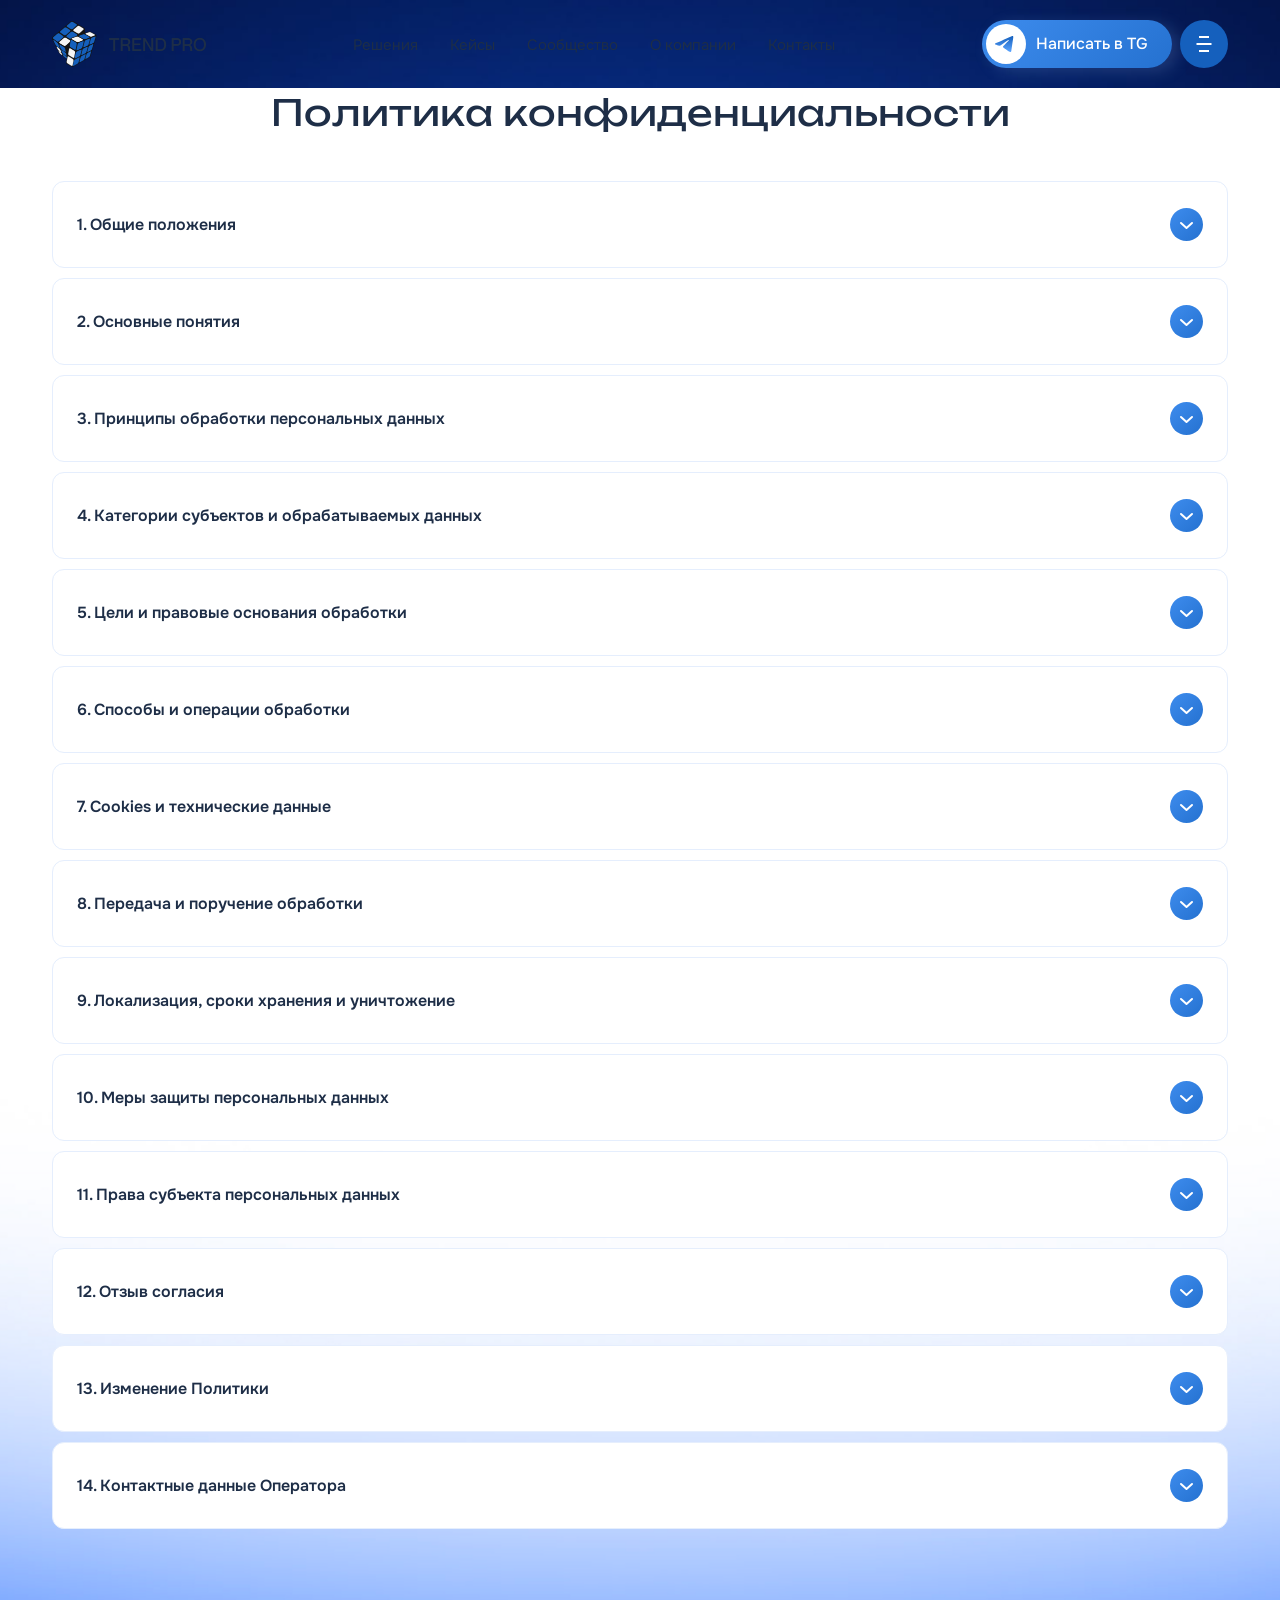
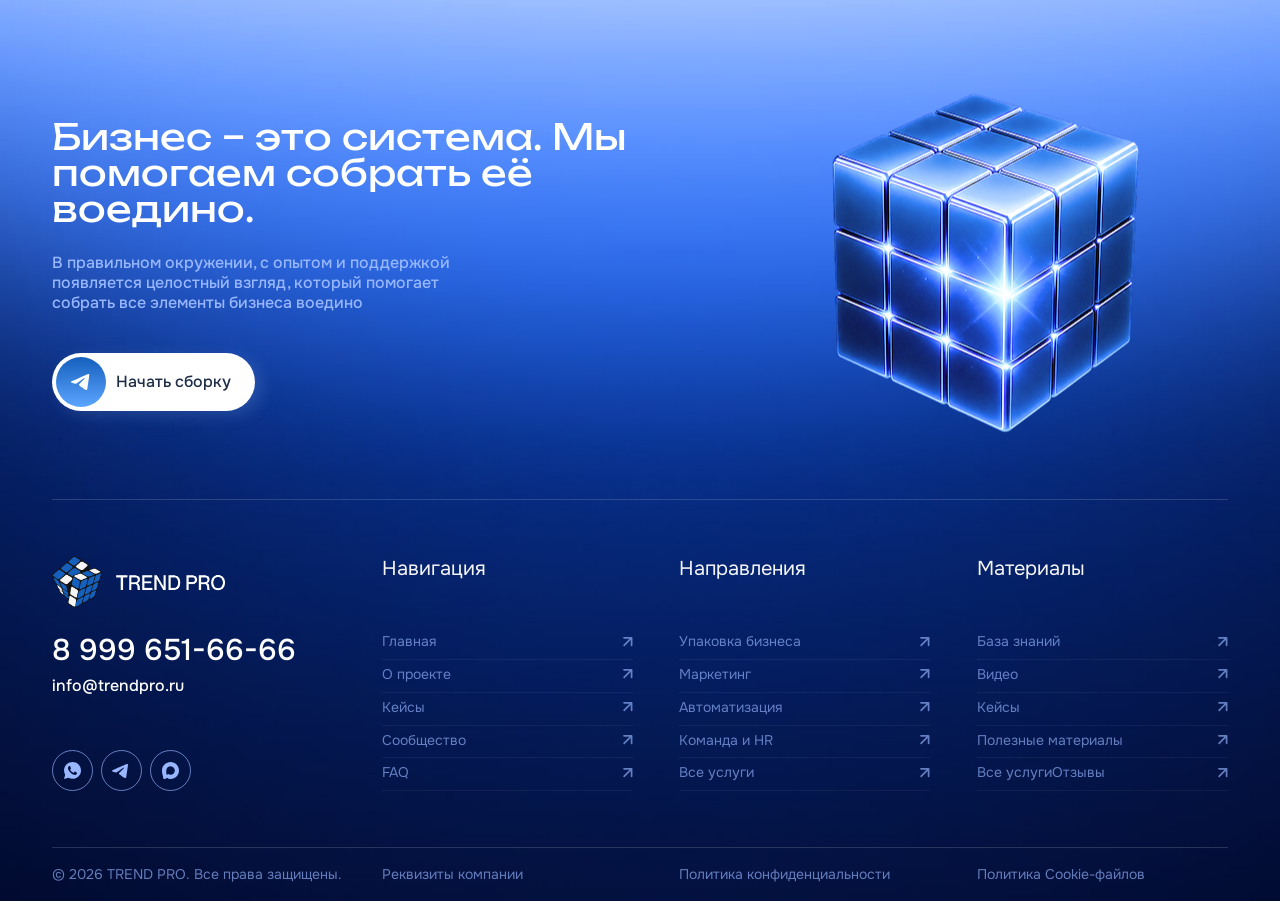
<file: policy.html>
<!doctype html>
<html lang="ru">
  <head>
    <meta charset="UTF-8" />
    <meta name="viewport" content="width=device-width, initial-scale=1.0" />
    <title>TREND PRO</title>
    <link rel="stylesheet" href="./src/style/reset.css" />
    <link rel="stylesheet" href="./src/style/general/style-general.css" />
    <link rel="stylesheet" href="./src/style/policy/style-policy.css" />
    <script defer src="./src/script/main.js"></script>
    <script defer src="./src/script/policy.js"></script>
  </head>
  <body>
    <header class="header">
      <div class="header__container container">
        <img class="header__logo" src="./src/assets/img/header_logo_dark.png" alt="" />

        <nav class="header__nav nav">
          <ul class="nav__list list">
            <li class="list__item">
              <a href="">Решения</a>
            </li>

            <li class="list__item">
              <a href="">Кейсы</a>
            </li>

            <li class="list__item">
              <a href="">Сообщество</a>
            </li>

            <li class="list__item">
              <a href="">О компании</a>
            </li>

            <li class="list__item">
              <a href="">Контакты</a>
            </li>
          </ul>
        </nav>

        <div class="header__actions">
          <a href="https://t.me/business_repin" target="_blank" class="secondary-button">
            <div class="icon">
              <svg
                width="22"
                height="22"
                viewBox="0 0 22 22"
                fill="none"
                xmlns="http://www.w3.org/2000/svg"
              >
                <path
                  d="M17.7344 3.14238C17.7556 3.1337 19.4154 2.46001 19.2764 4.13164C19.2296 4.82448 18.8564 7.24985 18.4824 9.87285L17.3135 17.6443C17.0178 19.8949 15.0754 18.8298 14.0879 18.0896C13.9008 17.9411 10.5817 15.7137 9.3662 14.6248C9.03903 14.3279 8.6653 13.7336 9.41307 13.0408C11.0958 11.4075 13.1058 9.37855 14.3213 8.0916C14.8821 7.49776 15.4435 6.11218 13.1064 7.79472L6.51463 12.4969C6.49465 12.5098 5.74759 12.9851 4.36424 12.5457C2.962 12.1002 1.32616 11.5066 1.32616 11.5066C1.31194 11.4971 0.216812 10.7593 2.12108 9.97246C4.97891 8.73606 15.3221 4.20005 17.7344 3.14238Z"
                  fill="url(#paint0_linear_576_1467)"
                />
                <defs>
                  <linearGradient
                    id="paint0_linear_576_1467"
                    x1="10.1423"
                    y1="3.00098"
                    x2="10.1423"
                    y2="19.0001"
                    gradientUnits="userSpaceOnUse"
                  >
                    <stop stop-color="#1560BD" />
                    <stop offset="1" stop-color="#5CA5FF" />
                  </linearGradient>
                </defs>
              </svg>
            </div>
            <span> Написать в TG</span>
          </a>

          <button class="header__burger">
            <span></span>
            <span></span>
            <span></span>
          </button>
        </div>
      </div>
    </header>

    <div class="main">
      <aside class="burger-menu">
        <div class="burger-menu__container">
          <div class="burger-menu__header">
            <img src="./src/assets/img/burger_logo.png" alt="" />

            <button class="burger-menu__close">
              <svg
                xmlns="http://www.w3.org/2000/svg"
                width="20"
                height="20"
                viewBox="0 0 20 20"
                fill="none"
              >
                <path
                  d="M15.8925 14.7141L14.714 15.8926L4.10742 5.28596L5.28593 4.10745L15.8925 14.7141Z"
                  fill="#ADADAD"
                />
                <path
                  d="M14.714 4.10745L15.8925 5.28596L5.28593 15.8926L4.10742 14.7141L14.714 4.10745Z"
                  fill="#ADADAD"
                />
              </svg>
            </button>
          </div>

          <div class="burger-menu__content">
            <ul>
              <li>
                <div class="accordion">
                  <button class="accordion__button">
                    <img src="./src/assets/img/burger_nav_1.svg" alt="" />
                    Навигация

                    <div class="icon">
                      <svg
                        xmlns="http://www.w3.org/2000/svg"
                        width="11"
                        height="7"
                        viewBox="0 0 11 7"
                        fill="none"
                      >
                        <path
                          d="M5.30326 4.12477L9.42809 0L10.6066 1.17851L5.30326 6.48185L0 1.17851L1.17851 0L5.30326 4.12477Z"
                          fill="#337DE8"
                        />
                      </svg>
                    </div>
                  </button>

                  <div class="accordion__content">
                    <nav>
                      <ul>
                        <li>
                          <a href="">Главная</a>
                        </li>

                        <li>
                          <a href="">О проекте</a>
                        </li>

                        <li>
                          <a href="">Кейсы</a>
                        </li>

                        <li>
                          <a href="">Сообщество</a>
                        </li>

                        <li>
                          <a href="#FAQ">FAQ</a>
                        </li>
                      </ul>
                    </nav>
                  </div>
                </div>
              </li>

              <li>
                <div class="accordion">
                  <button class="accordion__button">
                    <img src="./src/assets/img/burger_nav_2.svg" alt="" />
                    Направления

                    <div class="icon">
                      <svg
                        xmlns="http://www.w3.org/2000/svg"
                        width="11"
                        height="7"
                        viewBox="0 0 11 7"
                        fill="none"
                      >
                        <path
                          d="M5.30326 4.12477L9.42809 0L10.6066 1.17851L5.30326 6.48185L0 1.17851L1.17851 0L5.30326 4.12477Z"
                          fill="#337DE8"
                        />
                      </svg>
                    </div>
                  </button>

                  <div class="accordion__content">
                    <nav>
                      <ul>
                        <li>
                          <a href="">Упаковка бизнеса</a>
                        </li>

                        <li>
                          <a href="">Маркетинг</a>
                        </li>

                        <li>
                          <a href="">Кейсы</a>
                        </li>

                        <li>
                          <a href="">Автоматизация</a>
                        </li>

                        <li>
                          <a href="">Команда и HR</a>
                        </li>

                        <li>
                          <a href="">Все услуги</a>
                        </li>
                      </ul>
                    </nav>
                  </div>
                </div>
              </li>

              <li>
                <div class="accordion">
                  <button class="accordion__button">
                    <img src="./src/assets/img/burger_nav_3.svg" alt="" />
                    Материалы

                    <div class="icon">
                      <svg
                        xmlns="http://www.w3.org/2000/svg"
                        width="11"
                        height="7"
                        viewBox="0 0 11 7"
                        fill="none"
                      >
                        <path
                          d="M5.30326 4.12477L9.42809 0L10.6066 1.17851L5.30326 6.48185L0 1.17851L1.17851 0L5.30326 4.12477Z"
                          fill="#337DE8"
                        />
                      </svg>
                    </div>
                  </button>

                  <div class="accordion__content">
                    <nav>
                      <ul>
                        <li>
                          <a href="">База знаний</a>
                        </li>

                        <li>
                          <a href="#video">Видео</a>
                        </li>

                        <li>
                          <a href="">Кейсы</a>
                        </li>

                        <li>
                          <a href="">Полезные материалы</a>
                        </li>

                        <li>
                          <a href="">Отзывы</a>
                        </li>
                      </ul>
                    </nav>
                  </div>
                </div>
              </li>
            </ul>

            <a href="https://t.me/business_repin" target="_blank" class="secondary-button">
              <div class="icon">
                <svg
                  width="22"
                  height="22"
                  viewBox="0 0 22 22"
                  fill="none"
                  xmlns="http://www.w3.org/2000/svg"
                >
                  <path
                    d="M17.7344 3.14238C17.7556 3.1337 19.4154 2.46001 19.2764 4.13164C19.2296 4.82448 18.8564 7.24985 18.4824 9.87285L17.3135 17.6443C17.0178 19.8949 15.0754 18.8298 14.0879 18.0896C13.9008 17.9411 10.5817 15.7137 9.3662 14.6248C9.03903 14.3279 8.6653 13.7336 9.41307 13.0408C11.0958 11.4075 13.1058 9.37855 14.3213 8.0916C14.8821 7.49776 15.4435 6.11218 13.1064 7.79472L6.51463 12.4969C6.49465 12.5098 5.74759 12.9851 4.36424 12.5457C2.962 12.1002 1.32616 11.5066 1.32616 11.5066C1.31194 11.4971 0.216812 10.7593 2.12108 9.97246C4.97891 8.73606 15.3221 4.20005 17.7344 3.14238Z"
                    fill="url(#paint0_linear_576_1468)"
                  />
                  <defs>
                    <linearGradient
                      id="paint0_linear_576_1468"
                      x1="10.1423"
                      y1="3.00098"
                      x2="10.1423"
                      y2="19.0001"
                      gradientUnits="userSpaceOnUse"
                    >
                      <stop stop-color="#1560BD" />
                      <stop offset="1" stop-color="#5CA5FF" />
                    </linearGradient>
                  </defs>
                </svg>
              </div>

              <span> Написать в Telegram </span>
            </a>
          </div>
        </div>
      </aside>

      <aside class="burger-overlay"></aside>

      <aside class="breadcrumbs">
        <nav>
          <ol>
            <li><a href="index.html">Главная</a></li>
            <li><p>/</p></li>
            <li><p>Политика конфиденциальности</p></li>
          </ol>
        </nav>
      </aside>

      <section class="policy is-visible">
        <div class="policy__container container">
          <div class="policy__header section-header-anim">
            <h1>Политика конфиденциальности</h1>
          </div>

          <div class="policy__content">
            <ol>
              <li>
                <div class="accordion">
                  <button class="accordion__button">
                    1. Общие положения

                    <svg
                      width="33"
                      height="33"
                      viewBox="0 0 33 33"
                      fill="none"
                      xmlns="http://www.w3.org/2000/svg"
                    >
                      <circle cx="16.5" cy="16.5" r="16.5" fill="url(#paint0_linear_730_6382)" />
                      <path
                        d="M11 15L16.5 20L22 15"
                        stroke="white"
                        stroke-width="2"
                        stroke-linecap="round"
                        stroke-linejoin="round"
                      />
                      <defs>
                        <linearGradient
                          id="paint0_linear_730_6382"
                          x1="14.9886"
                          y1="-53.3303"
                          x2="87.7637"
                          y2="21.905"
                          gradientUnits="userSpaceOnUse"
                        >
                          <stop stop-color="#4C9CFF" />
                          <stop offset="1" stop-color="#1560BD" />
                        </linearGradient>
                      </defs>
                    </svg>
                  </button>

                  <div class="accordion__content">
                    <p>
                      Настоящая Политика конфиденциальности (далее — Политика) определяет порядок
                      обработки и защиты персональных данных индивидуальным предпринимателем Репиным
                      Александром Александровичем (далее — Оператор) при использовании сайта
                      https://trend-pro.ru/ (далее — Сайт). Политика разработана в соответствии
                      с Конституцией Российской Федерации, Федеральным законом от 27.07.2006 №
                      152-ФЗ «О персональных данных» и иными нормативными правовыми актами
                      Российской Федерации в области персональных данных.
                      <br /><br />
                      Политика действует в отношении информации, которую Оператор получает
                      при посещении Сайта, а также при обращении пользователя по опубликованному
                      на Сайте адресу электронной почты. На Сайте отсутствуют формы обратной связи,
                      регистрация, личный кабинет, прием платежей, подписка на рассылку
                      и инструменты веб-аналитики. Оператор не осуществляет сбор имени, телефона
                      или иных контактных данных через интерфейс Сайта.
                      <br /><br />
                      Если пользователь не согласен с условиями Политики, он должен прекратить
                      использование Сайта. Продолжение использования Сайта означает ознакомление
                      пользователя с Политикой, но само по себе не заменяет согласие на обработку
                      персональных данных в случаях, когда такое согласие требуется законом.
                    </p>
                  </div>
                </div>
              </li>

              <li>
                <div class="accordion">
                  <button class="accordion__button">
                    2. Основные понятия

                    <svg
                      width="33"
                      height="33"
                      viewBox="0 0 33 33"
                      fill="none"
                      xmlns="http://www.w3.org/2000/svg"
                    >
                      <circle cx="16.5" cy="16.5" r="16.5" fill="url(#paint0_linear_730_6382)" />
                      <path
                        d="M11 15L16.5 20L22 15"
                        stroke="white"
                        stroke-width="2"
                        stroke-linecap="round"
                        stroke-linejoin="round"
                      />
                      <defs>
                        <linearGradient
                          id="paint0_linear_730_6382"
                          x1="14.9886"
                          y1="-53.3303"
                          x2="87.7637"
                          y2="21.905"
                          gradientUnits="userSpaceOnUse"
                        >
                          <stop stop-color="#4C9CFF" />
                          <stop offset="1" stop-color="#1560BD" />
                        </linearGradient>
                      </defs>
                    </svg>
                  </button>

                  <div class="accordion__content">
                    <p>
                      Настоящая Политика конфиденциальности (далее — Политика) определяет порядок
                      обработки и защиты персональных данных индивидуальным предпринимателем Репиным
                      Александром Александровичем (далее — Оператор) при использовании сайта
                      https://trend-pro.ru/ (далее — Сайт). Политика разработана в соответствии
                      с Конституцией Российской Федерации, Федеральным законом от 27.07.2006 №
                      152-ФЗ «О персональных данных» и иными нормативными правовыми актами
                      Российской Федерации в области персональных данных.
                      <br /><br />
                      Политика действует в отношении информации, которую Оператор получает
                      при посещении Сайта, а также при обращении пользователя по опубликованному
                      на Сайте адресу электронной почты. На Сайте отсутствуют формы обратной связи,
                      регистрация, личный кабинет, прием платежей, подписка на рассылку
                      и инструменты веб-аналитики. Оператор не осуществляет сбор имени, телефона
                      или иных контактных данных через интерфейс Сайта.
                      <br /><br />
                      Если пользователь не согласен с условиями Политики, он должен прекратить
                      использование Сайта. Продолжение использования Сайта означает ознакомление
                      пользователя с Политикой, но само по себе не заменяет согласие на обработку
                      персональных данных в случаях, когда такое согласие требуется законом.
                    </p>
                  </div>
                </div>
              </li>

              <li>
                <div class="accordion">
                  <button class="accordion__button">
                    3. Принципы обработки персональных данных

                    <svg
                      width="33"
                      height="33"
                      viewBox="0 0 33 33"
                      fill="none"
                      xmlns="http://www.w3.org/2000/svg"
                    >
                      <circle cx="16.5" cy="16.5" r="16.5" fill="url(#paint0_linear_730_6382)" />
                      <path
                        d="M11 15L16.5 20L22 15"
                        stroke="white"
                        stroke-width="2"
                        stroke-linecap="round"
                        stroke-linejoin="round"
                      />
                      <defs>
                        <linearGradient
                          id="paint0_linear_730_6382"
                          x1="14.9886"
                          y1="-53.3303"
                          x2="87.7637"
                          y2="21.905"
                          gradientUnits="userSpaceOnUse"
                        >
                          <stop stop-color="#4C9CFF" />
                          <stop offset="1" stop-color="#1560BD" />
                        </linearGradient>
                      </defs>
                    </svg>
                  </button>

                  <div class="accordion__content">
                    <p>
                      Настоящая Политика конфиденциальности (далее — Политика) определяет порядок
                      обработки и защиты персональных данных индивидуальным предпринимателем Репиным
                      Александром Александровичем (далее — Оператор) при использовании сайта
                      https://trend-pro.ru/ (далее — Сайт). Политика разработана в соответствии
                      с Конституцией Российской Федерации, Федеральным законом от 27.07.2006 №
                      152-ФЗ «О персональных данных» и иными нормативными правовыми актами
                      Российской Федерации в области персональных данных.
                      <br /><br />
                      Политика действует в отношении информации, которую Оператор получает
                      при посещении Сайта, а также при обращении пользователя по опубликованному
                      на Сайте адресу электронной почты. На Сайте отсутствуют формы обратной связи,
                      регистрация, личный кабинет, прием платежей, подписка на рассылку
                      и инструменты веб-аналитики. Оператор не осуществляет сбор имени, телефона
                      или иных контактных данных через интерфейс Сайта.
                      <br /><br />
                      Если пользователь не согласен с условиями Политики, он должен прекратить
                      использование Сайта. Продолжение использования Сайта означает ознакомление
                      пользователя с Политикой, но само по себе не заменяет согласие на обработку
                      персональных данных в случаях, когда такое согласие требуется законом.
                    </p>
                  </div>
                </div>
              </li>

              <li>
                <div class="accordion">
                  <button class="accordion__button">
                    4. Категории субъектов и обрабатываемых данных

                    <svg
                      width="33"
                      height="33"
                      viewBox="0 0 33 33"
                      fill="none"
                      xmlns="http://www.w3.org/2000/svg"
                    >
                      <circle cx="16.5" cy="16.5" r="16.5" fill="url(#paint0_linear_730_6382)" />
                      <path
                        d="M11 15L16.5 20L22 15"
                        stroke="white"
                        stroke-width="2"
                        stroke-linecap="round"
                        stroke-linejoin="round"
                      />
                      <defs>
                        <linearGradient
                          id="paint0_linear_730_6382"
                          x1="14.9886"
                          y1="-53.3303"
                          x2="87.7637"
                          y2="21.905"
                          gradientUnits="userSpaceOnUse"
                        >
                          <stop stop-color="#4C9CFF" />
                          <stop offset="1" stop-color="#1560BD" />
                        </linearGradient>
                      </defs>
                    </svg>
                  </button>

                  <div class="accordion__content">
                    <p>
                      Настоящая Политика конфиденциальности (далее — Политика) определяет порядок
                      обработки и защиты персональных данных индивидуальным предпринимателем Репиным
                      Александром Александровичем (далее — Оператор) при использовании сайта
                      https://trend-pro.ru/ (далее — Сайт). Политика разработана в соответствии
                      с Конституцией Российской Федерации, Федеральным законом от 27.07.2006 №
                      152-ФЗ «О персональных данных» и иными нормативными правовыми актами
                      Российской Федерации в области персональных данных.
                      <br /><br />
                      Политика действует в отношении информации, которую Оператор получает
                      при посещении Сайта, а также при обращении пользователя по опубликованному
                      на Сайте адресу электронной почты. На Сайте отсутствуют формы обратной связи,
                      регистрация, личный кабинет, прием платежей, подписка на рассылку
                      и инструменты веб-аналитики. Оператор не осуществляет сбор имени, телефона
                      или иных контактных данных через интерфейс Сайта.
                      <br /><br />
                      Если пользователь не согласен с условиями Политики, он должен прекратить
                      использование Сайта. Продолжение использования Сайта означает ознакомление
                      пользователя с Политикой, но само по себе не заменяет согласие на обработку
                      персональных данных в случаях, когда такое согласие требуется законом.
                    </p>
                  </div>
                </div>
              </li>

              <li>
                <div class="accordion">
                  <button class="accordion__button">
                    5. Цели и правовые основания обработки

                    <svg
                      width="33"
                      height="33"
                      viewBox="0 0 33 33"
                      fill="none"
                      xmlns="http://www.w3.org/2000/svg"
                    >
                      <circle cx="16.5" cy="16.5" r="16.5" fill="url(#paint0_linear_730_6382)" />
                      <path
                        d="M11 15L16.5 20L22 15"
                        stroke="white"
                        stroke-width="2"
                        stroke-linecap="round"
                        stroke-linejoin="round"
                      />
                      <defs>
                        <linearGradient
                          id="paint0_linear_730_6382"
                          x1="14.9886"
                          y1="-53.3303"
                          x2="87.7637"
                          y2="21.905"
                          gradientUnits="userSpaceOnUse"
                        >
                          <stop stop-color="#4C9CFF" />
                          <stop offset="1" stop-color="#1560BD" />
                        </linearGradient>
                      </defs>
                    </svg>
                  </button>

                  <div class="accordion__content">
                    <p>
                      Настоящая Политика конфиденциальности (далее — Политика) определяет порядок
                      обработки и защиты персональных данных индивидуальным предпринимателем Репиным
                      Александром Александровичем (далее — Оператор) при использовании сайта
                      https://trend-pro.ru/ (далее — Сайт). Политика разработана в соответствии
                      с Конституцией Российской Федерации, Федеральным законом от 27.07.2006 №
                      152-ФЗ «О персональных данных» и иными нормативными правовыми актами
                      Российской Федерации в области персональных данных.
                      <br /><br />
                      Политика действует в отношении информации, которую Оператор получает
                      при посещении Сайта, а также при обращении пользователя по опубликованному
                      на Сайте адресу электронной почты. На Сайте отсутствуют формы обратной связи,
                      регистрация, личный кабинет, прием платежей, подписка на рассылку
                      и инструменты веб-аналитики. Оператор не осуществляет сбор имени, телефона
                      или иных контактных данных через интерфейс Сайта.
                      <br /><br />
                      Если пользователь не согласен с условиями Политики, он должен прекратить
                      использование Сайта. Продолжение использования Сайта означает ознакомление
                      пользователя с Политикой, но само по себе не заменяет согласие на обработку
                      персональных данных в случаях, когда такое согласие требуется законом.
                    </p>
                  </div>
                </div>
              </li>

              <li>
                <div class="accordion">
                  <button class="accordion__button">
                    6. Способы и операции обработки

                    <svg
                      width="33"
                      height="33"
                      viewBox="0 0 33 33"
                      fill="none"
                      xmlns="http://www.w3.org/2000/svg"
                    >
                      <circle cx="16.5" cy="16.5" r="16.5" fill="url(#paint0_linear_730_6382)" />
                      <path
                        d="M11 15L16.5 20L22 15"
                        stroke="white"
                        stroke-width="2"
                        stroke-linecap="round"
                        stroke-linejoin="round"
                      />
                      <defs>
                        <linearGradient
                          id="paint0_linear_730_6382"
                          x1="14.9886"
                          y1="-53.3303"
                          x2="87.7637"
                          y2="21.905"
                          gradientUnits="userSpaceOnUse"
                        >
                          <stop stop-color="#4C9CFF" />
                          <stop offset="1" stop-color="#1560BD" />
                        </linearGradient>
                      </defs>
                    </svg>
                  </button>

                  <div class="accordion__content">
                    <p>
                      Настоящая Политика конфиденциальности (далее — Политика) определяет порядок
                      обработки и защиты персональных данных индивидуальным предпринимателем Репиным
                      Александром Александровичем (далее — Оператор) при использовании сайта
                      https://trend-pro.ru/ (далее — Сайт). Политика разработана в соответствии
                      с Конституцией Российской Федерации, Федеральным законом от 27.07.2006 №
                      152-ФЗ «О персональных данных» и иными нормативными правовыми актами
                      Российской Федерации в области персональных данных.
                      <br /><br />
                      Политика действует в отношении информации, которую Оператор получает
                      при посещении Сайта, а также при обращении пользователя по опубликованному
                      на Сайте адресу электронной почты. На Сайте отсутствуют формы обратной связи,
                      регистрация, личный кабинет, прием платежей, подписка на рассылку
                      и инструменты веб-аналитики. Оператор не осуществляет сбор имени, телефона
                      или иных контактных данных через интерфейс Сайта.
                      <br /><br />
                      Если пользователь не согласен с условиями Политики, он должен прекратить
                      использование Сайта. Продолжение использования Сайта означает ознакомление
                      пользователя с Политикой, но само по себе не заменяет согласие на обработку
                      персональных данных в случаях, когда такое согласие требуется законом.
                    </p>
                  </div>
                </div>
              </li>

              <li>
                <div class="accordion">
                  <button class="accordion__button">
                    7. Cookies и технические данные

                    <svg
                      width="33"
                      height="33"
                      viewBox="0 0 33 33"
                      fill="none"
                      xmlns="http://www.w3.org/2000/svg"
                    >
                      <circle cx="16.5" cy="16.5" r="16.5" fill="url(#paint0_linear_730_6382)" />
                      <path
                        d="M11 15L16.5 20L22 15"
                        stroke="white"
                        stroke-width="2"
                        stroke-linecap="round"
                        stroke-linejoin="round"
                      />
                      <defs>
                        <linearGradient
                          id="paint0_linear_730_6382"
                          x1="14.9886"
                          y1="-53.3303"
                          x2="87.7637"
                          y2="21.905"
                          gradientUnits="userSpaceOnUse"
                        >
                          <stop stop-color="#4C9CFF" />
                          <stop offset="1" stop-color="#1560BD" />
                        </linearGradient>
                      </defs>
                    </svg>
                  </button>

                  <div class="accordion__content">
                    <p>
                      Настоящая Политика конфиденциальности (далее — Политика) определяет порядок
                      обработки и защиты персональных данных индивидуальным предпринимателем Репиным
                      Александром Александровичем (далее — Оператор) при использовании сайта
                      https://trend-pro.ru/ (далее — Сайт). Политика разработана в соответствии
                      с Конституцией Российской Федерации, Федеральным законом от 27.07.2006 №
                      152-ФЗ «О персональных данных» и иными нормативными правовыми актами
                      Российской Федерации в области персональных данных.
                      <br /><br />
                      Политика действует в отношении информации, которую Оператор получает
                      при посещении Сайта, а также при обращении пользователя по опубликованному
                      на Сайте адресу электронной почты. На Сайте отсутствуют формы обратной связи,
                      регистрация, личный кабинет, прием платежей, подписка на рассылку
                      и инструменты веб-аналитики. Оператор не осуществляет сбор имени, телефона
                      или иных контактных данных через интерфейс Сайта.
                      <br /><br />
                      Если пользователь не согласен с условиями Политики, он должен прекратить
                      использование Сайта. Продолжение использования Сайта означает ознакомление
                      пользователя с Политикой, но само по себе не заменяет согласие на обработку
                      персональных данных в случаях, когда такое согласие требуется законом.
                    </p>
                  </div>
                </div>
              </li>

              <li>
                <div class="accordion">
                  <button class="accordion__button">
                    8. Передача и поручение обработки

                    <svg
                      width="33"
                      height="33"
                      viewBox="0 0 33 33"
                      fill="none"
                      xmlns="http://www.w3.org/2000/svg"
                    >
                      <circle cx="16.5" cy="16.5" r="16.5" fill="url(#paint0_linear_730_6382)" />
                      <path
                        d="M11 15L16.5 20L22 15"
                        stroke="white"
                        stroke-width="2"
                        stroke-linecap="round"
                        stroke-linejoin="round"
                      />
                      <defs>
                        <linearGradient
                          id="paint0_linear_730_6382"
                          x1="14.9886"
                          y1="-53.3303"
                          x2="87.7637"
                          y2="21.905"
                          gradientUnits="userSpaceOnUse"
                        >
                          <stop stop-color="#4C9CFF" />
                          <stop offset="1" stop-color="#1560BD" />
                        </linearGradient>
                      </defs>
                    </svg>
                  </button>

                  <div class="accordion__content">
                    <p>
                      Настоящая Политика конфиденциальности (далее — Политика) определяет порядок
                      обработки и защиты персональных данных индивидуальным предпринимателем Репиным
                      Александром Александровичем (далее — Оператор) при использовании сайта
                      https://trend-pro.ru/ (далее — Сайт). Политика разработана в соответствии
                      с Конституцией Российской Федерации, Федеральным законом от 27.07.2006 №
                      152-ФЗ «О персональных данных» и иными нормативными правовыми актами
                      Российской Федерации в области персональных данных.
                      <br /><br />
                      Политика действует в отношении информации, которую Оператор получает
                      при посещении Сайта, а также при обращении пользователя по опубликованному
                      на Сайте адресу электронной почты. На Сайте отсутствуют формы обратной связи,
                      регистрация, личный кабинет, прием платежей, подписка на рассылку
                      и инструменты веб-аналитики. Оператор не осуществляет сбор имени, телефона
                      или иных контактных данных через интерфейс Сайта.
                      <br /><br />
                      Если пользователь не согласен с условиями Политики, он должен прекратить
                      использование Сайта. Продолжение использования Сайта означает ознакомление
                      пользователя с Политикой, но само по себе не заменяет согласие на обработку
                      персональных данных в случаях, когда такое согласие требуется законом.
                    </p>
                  </div>
                </div>
              </li>

              <li>
                <div class="accordion">
                  <button class="accordion__button">
                    9. Локализация, сроки хранения и уничтожение

                    <svg
                      width="33"
                      height="33"
                      viewBox="0 0 33 33"
                      fill="none"
                      xmlns="http://www.w3.org/2000/svg"
                    >
                      <circle cx="16.5" cy="16.5" r="16.5" fill="url(#paint0_linear_730_6382)" />
                      <path
                        d="M11 15L16.5 20L22 15"
                        stroke="white"
                        stroke-width="2"
                        stroke-linecap="round"
                        stroke-linejoin="round"
                      />
                      <defs>
                        <linearGradient
                          id="paint0_linear_730_6382"
                          x1="14.9886"
                          y1="-53.3303"
                          x2="87.7637"
                          y2="21.905"
                          gradientUnits="userSpaceOnUse"
                        >
                          <stop stop-color="#4C9CFF" />
                          <stop offset="1" stop-color="#1560BD" />
                        </linearGradient>
                      </defs>
                    </svg>
                  </button>

                  <div class="accordion__content">
                    <p>
                      Настоящая Политика конфиденциальности (далее — Политика) определяет порядок
                      обработки и защиты персональных данных индивидуальным предпринимателем Репиным
                      Александром Александровичем (далее — Оператор) при использовании сайта
                      https://trend-pro.ru/ (далее — Сайт). Политика разработана в соответствии
                      с Конституцией Российской Федерации, Федеральным законом от 27.07.2006 №
                      152-ФЗ «О персональных данных» и иными нормативными правовыми актами
                      Российской Федерации в области персональных данных.
                      <br /><br />
                      Политика действует в отношении информации, которую Оператор получает
                      при посещении Сайта, а также при обращении пользователя по опубликованному
                      на Сайте адресу электронной почты. На Сайте отсутствуют формы обратной связи,
                      регистрация, личный кабинет, прием платежей, подписка на рассылку
                      и инструменты веб-аналитики. Оператор не осуществляет сбор имени, телефона
                      или иных контактных данных через интерфейс Сайта.
                      <br /><br />
                      Если пользователь не согласен с условиями Политики, он должен прекратить
                      использование Сайта. Продолжение использования Сайта означает ознакомление
                      пользователя с Политикой, но само по себе не заменяет согласие на обработку
                      персональных данных в случаях, когда такое согласие требуется законом.
                    </p>
                  </div>
                </div>
              </li>

              <li>
                <div class="accordion">
                  <button class="accordion__button">
                    10. Меры защиты персональных данных

                    <svg
                      width="33"
                      height="33"
                      viewBox="0 0 33 33"
                      fill="none"
                      xmlns="http://www.w3.org/2000/svg"
                    >
                      <circle cx="16.5" cy="16.5" r="16.5" fill="url(#paint0_linear_730_6382)" />
                      <path
                        d="M11 15L16.5 20L22 15"
                        stroke="white"
                        stroke-width="2"
                        stroke-linecap="round"
                        stroke-linejoin="round"
                      />
                      <defs>
                        <linearGradient
                          id="paint0_linear_730_6382"
                          x1="14.9886"
                          y1="-53.3303"
                          x2="87.7637"
                          y2="21.905"
                          gradientUnits="userSpaceOnUse"
                        >
                          <stop stop-color="#4C9CFF" />
                          <stop offset="1" stop-color="#1560BD" />
                        </linearGradient>
                      </defs>
                    </svg>
                  </button>

                  <div class="accordion__content">
                    <p>
                      Настоящая Политика конфиденциальности (далее — Политика) определяет порядок
                      обработки и защиты персональных данных индивидуальным предпринимателем Репиным
                      Александром Александровичем (далее — Оператор) при использовании сайта
                      https://trend-pro.ru/ (далее — Сайт). Политика разработана в соответствии
                      с Конституцией Российской Федерации, Федеральным законом от 27.07.2006 №
                      152-ФЗ «О персональных данных» и иными нормативными правовыми актами
                      Российской Федерации в области персональных данных.
                      <br /><br />
                      Политика действует в отношении информации, которую Оператор получает
                      при посещении Сайта, а также при обращении пользователя по опубликованному
                      на Сайте адресу электронной почты. На Сайте отсутствуют формы обратной связи,
                      регистрация, личный кабинет, прием платежей, подписка на рассылку
                      и инструменты веб-аналитики. Оператор не осуществляет сбор имени, телефона
                      или иных контактных данных через интерфейс Сайта.
                      <br /><br />
                      Если пользователь не согласен с условиями Политики, он должен прекратить
                      использование Сайта. Продолжение использования Сайта означает ознакомление
                      пользователя с Политикой, но само по себе не заменяет согласие на обработку
                      персональных данных в случаях, когда такое согласие требуется законом.
                    </p>
                  </div>
                </div>
              </li>

              <li>
                <div class="accordion">
                  <button class="accordion__button">
                    11. Права субъекта персональных данных

                    <svg
                      width="33"
                      height="33"
                      viewBox="0 0 33 33"
                      fill="none"
                      xmlns="http://www.w3.org/2000/svg"
                    >
                      <circle cx="16.5" cy="16.5" r="16.5" fill="url(#paint0_linear_730_6382)" />
                      <path
                        d="M11 15L16.5 20L22 15"
                        stroke="white"
                        stroke-width="2"
                        stroke-linecap="round"
                        stroke-linejoin="round"
                      />
                      <defs>
                        <linearGradient
                          id="paint0_linear_730_6382"
                          x1="14.9886"
                          y1="-53.3303"
                          x2="87.7637"
                          y2="21.905"
                          gradientUnits="userSpaceOnUse"
                        >
                          <stop stop-color="#4C9CFF" />
                          <stop offset="1" stop-color="#1560BD" />
                        </linearGradient>
                      </defs>
                    </svg>
                  </button>

                  <div class="accordion__content">
                    <p>
                      Настоящая Политика конфиденциальности (далее — Политика) определяет порядок
                      обработки и защиты персональных данных индивидуальным предпринимателем Репиным
                      Александром Александровичем (далее — Оператор) при использовании сайта
                      https://trend-pro.ru/ (далее — Сайт). Политика разработана в соответствии
                      с Конституцией Российской Федерации, Федеральным законом от 27.07.2006 №
                      152-ФЗ «О персональных данных» и иными нормативными правовыми актами
                      Российской Федерации в области персональных данных.
                      <br /><br />
                      Политика действует в отношении информации, которую Оператор получает
                      при посещении Сайта, а также при обращении пользователя по опубликованному
                      на Сайте адресу электронной почты. На Сайте отсутствуют формы обратной связи,
                      регистрация, личный кабинет, прием платежей, подписка на рассылку
                      и инструменты веб-аналитики. Оператор не осуществляет сбор имени, телефона
                      или иных контактных данных через интерфейс Сайта.
                      <br /><br />
                      Если пользователь не согласен с условиями Политики, он должен прекратить
                      использование Сайта. Продолжение использования Сайта означает ознакомление
                      пользователя с Политикой, но само по себе не заменяет согласие на обработку
                      персональных данных в случаях, когда такое согласие требуется законом.
                    </p>
                  </div>
                </div>
              </li>

              <li>
                <div class="accordion">
                  <button class="accordion__button">
                    12. Отзыв согласия

                    <svg
                      width="33"
                      height="33"
                      viewBox="0 0 33 33"
                      fill="none"
                      xmlns="http://www.w3.org/2000/svg"
                    >
                      <circle cx="16.5" cy="16.5" r="16.5" fill="url(#paint0_linear_730_6382)" />
                      <path
                        d="M11 15L16.5 20L22 15"
                        stroke="white"
                        stroke-width="2"
                        stroke-linecap="round"
                        stroke-linejoin="round"
                      />
                      <defs>
                        <linearGradient
                          id="paint0_linear_730_6382"
                          x1="14.9886"
                          y1="-53.3303"
                          x2="87.7637"
                          y2="21.905"
                          gradientUnits="userSpaceOnUse"
                        >
                          <stop stop-color="#4C9CFF" />
                          <stop offset="1" stop-color="#1560BD" />
                        </linearGradient>
                      </defs>
                    </svg>
                  </button>

                  <div class="accordion__content">
                    <p>
                      Настоящая Политика конфиденциальности (далее — Политика) определяет порядок
                      обработки и защиты персональных данных индивидуальным предпринимателем Репиным
                      Александром Александровичем (далее — Оператор) при использовании сайта
                      https://trend-pro.ru/ (далее — Сайт). Политика разработана в соответствии
                      с Конституцией Российской Федерации, Федеральным законом от 27.07.2006 №
                      152-ФЗ «О персональных данных» и иными нормативными правовыми актами
                      Российской Федерации в области персональных данных.
                      <br /><br />
                      Политика действует в отношении информации, которую Оператор получает
                      при посещении Сайта, а также при обращении пользователя по опубликованному
                      на Сайте адресу электронной почты. На Сайте отсутствуют формы обратной связи,
                      регистрация, личный кабинет, прием платежей, подписка на рассылку
                      и инструменты веб-аналитики. Оператор не осуществляет сбор имени, телефона
                      или иных контактных данных через интерфейс Сайта.
                      <br /><br />
                      Если пользователь не согласен с условиями Политики, он должен прекратить
                      использование Сайта. Продолжение использования Сайта означает ознакомление
                      пользователя с Политикой, но само по себе не заменяет согласие на обработку
                      персональных данных в случаях, когда такое согласие требуется законом.
                    </p>
                  </div>
                </div>
              </li>

              <li>
                <div class="accordion">
                  <button class="accordion__button">
                    13. Изменение Политики

                    <svg
                      width="33"
                      height="33"
                      viewBox="0 0 33 33"
                      fill="none"
                      xmlns="http://www.w3.org/2000/svg"
                    >
                      <circle cx="16.5" cy="16.5" r="16.5" fill="url(#paint0_linear_730_6382)" />
                      <path
                        d="M11 15L16.5 20L22 15"
                        stroke="white"
                        stroke-width="2"
                        stroke-linecap="round"
                        stroke-linejoin="round"
                      />
                      <defs>
                        <linearGradient
                          id="paint0_linear_730_6382"
                          x1="14.9886"
                          y1="-53.3303"
                          x2="87.7637"
                          y2="21.905"
                          gradientUnits="userSpaceOnUse"
                        >
                          <stop stop-color="#4C9CFF" />
                          <stop offset="1" stop-color="#1560BD" />
                        </linearGradient>
                      </defs>
                    </svg>
                  </button>

                  <div class="accordion__content">
                    <p>
                      Настоящая Политика конфиденциальности (далее — Политика) определяет порядок
                      обработки и защиты персональных данных индивидуальным предпринимателем Репиным
                      Александром Александровичем (далее — Оператор) при использовании сайта
                      https://trend-pro.ru/ (далее — Сайт). Политика разработана в соответствии
                      с Конституцией Российской Федерации, Федеральным законом от 27.07.2006 №
                      152-ФЗ «О персональных данных» и иными нормативными правовыми актами
                      Российской Федерации в области персональных данных.
                      <br /><br />
                      Политика действует в отношении информации, которую Оператор получает
                      при посещении Сайта, а также при обращении пользователя по опубликованному
                      на Сайте адресу электронной почты. На Сайте отсутствуют формы обратной связи,
                      регистрация, личный кабинет, прием платежей, подписка на рассылку
                      и инструменты веб-аналитики. Оператор не осуществляет сбор имени, телефона
                      или иных контактных данных через интерфейс Сайта.
                      <br /><br />
                      Если пользователь не согласен с условиями Политики, он должен прекратить
                      использование Сайта. Продолжение использования Сайта означает ознакомление
                      пользователя с Политикой, но само по себе не заменяет согласие на обработку
                      персональных данных в случаях, когда такое согласие требуется законом.
                    </p>
                  </div>
                </div>
              </li>

              <li>
                <div class="accordion">
                  <button class="accordion__button">
                    14. Контактные данные Оператора

                    <svg
                      width="33"
                      height="33"
                      viewBox="0 0 33 33"
                      fill="none"
                      xmlns="http://www.w3.org/2000/svg"
                    >
                      <circle cx="16.5" cy="16.5" r="16.5" fill="url(#paint0_linear_730_6382)" />
                      <path
                        d="M11 15L16.5 20L22 15"
                        stroke="white"
                        stroke-width="2"
                        stroke-linecap="round"
                        stroke-linejoin="round"
                      />
                      <defs>
                        <linearGradient
                          id="paint0_linear_730_6382"
                          x1="14.9886"
                          y1="-53.3303"
                          x2="87.7637"
                          y2="21.905"
                          gradientUnits="userSpaceOnUse"
                        >
                          <stop stop-color="#4C9CFF" />
                          <stop offset="1" stop-color="#1560BD" />
                        </linearGradient>
                      </defs>
                    </svg>
                  </button>

                  <div class="accordion__content">
                    <p>
                      Настоящая Политика конфиденциальности (далее — Политика) определяет порядок
                      обработки и защиты персональных данных индивидуальным предпринимателем Репиным
                      Александром Александровичем (далее — Оператор) при использовании сайта
                      https://trend-pro.ru/ (далее — Сайт). Политика разработана в соответствии
                      с Конституцией Российской Федерации, Федеральным законом от 27.07.2006 №
                      152-ФЗ «О персональных данных» и иными нормативными правовыми актами
                      Российской Федерации в области персональных данных.
                      <br /><br />
                      Политика действует в отношении информации, которую Оператор получает
                      при посещении Сайта, а также при обращении пользователя по опубликованному
                      на Сайте адресу электронной почты. На Сайте отсутствуют формы обратной связи,
                      регистрация, личный кабинет, прием платежей, подписка на рассылку
                      и инструменты веб-аналитики. Оператор не осуществляет сбор имени, телефона
                      или иных контактных данных через интерфейс Сайта.
                      <br /><br />
                      Если пользователь не согласен с условиями Политики, он должен прекратить
                      использование Сайта. Продолжение использования Сайта означает ознакомление
                      пользователя с Политикой, но само по себе не заменяет согласие на обработку
                      персональных данных в случаях, когда такое согласие требуется законом.
                    </p>
                  </div>
                </div>
              </li>
            </ol>
          </div>
        </div>
      </section>

      <section class="final">
        <div class="final__container container">
          <h2>Бизнес – это система. Мы помогаем собрать её воедино.</h2>

          <p class="subtitle">
            В правильном окружении, с опытом и поддержкой появляется целостный взгляд, который
            помогает собрать все элементы бизнеса воедино
          </p>

          <a href="https://t.me/business_repin" target="_blank" class="primary-button">
            <div class="icon">
              <svg
                width="19"
                height="16"
                viewBox="0 0 19 16"
                fill="none"
                xmlns="http://www.w3.org/2000/svg"
              >
                <path
                  d="M16.7344 0.141402C16.7556 0.132721 18.4154 -0.540968 18.2764 1.13066C18.2296 1.8235 17.8564 4.24887 17.4824 6.87187L16.3135 14.6434C16.0178 16.8939 14.0754 15.8288 13.0879 15.0887C12.9008 14.9401 9.58166 12.7127 8.3662 11.6238C8.03903 11.3269 7.6653 10.7326 8.41307 10.0398C10.0958 8.40655 12.1058 6.37757 13.3213 5.09062C13.8821 4.49679 14.4435 3.11121 12.1064 4.79375L5.51463 9.49589C5.49465 9.50887 4.74759 9.98417 3.36424 9.54472C1.962 9.09925 0.326157 8.50566 0.326157 8.50566C0.311939 8.49617 -0.783188 7.7583 1.12108 6.97148C3.97891 5.73508 14.3221 1.19908 16.7344 0.141402Z"
                  fill="white"
                />
              </svg>
            </div>
            Начать сборку
          </a>

          <img src="./src/assets/img/final_bg.png" alt="" class="final__decor" />
        </div>
      </section>
    </div>

    <footer class="footer">
      <div class="footer__container container">
        <div class="footer__wrap footer__wrap-top">
          <div class="footer__info">
            <img src="./src/assets/img/header_logo.png" alt="" />

            <div class="footer__contacts">
              <a class="footer__phone" href="tel:+8 999 651-66-66">8 999 651-66-66</a>

              <a class="footer__mail" href="mailto:info@trendpro.ru">info@trendpro.ru</a>
            </div>

            <div class="footer__links">
              <a href="https://wa.me/79996516666" target="_blank">
                <svg
                  width="41"
                  height="41"
                  viewBox="0 0 41 41"
                  fill="none"
                  xmlns="http://www.w3.org/2000/svg"
                >
                  <circle cx="20.5" cy="20.5" r="20" stroke="#98B7FF" stroke-opacity="0.65" />
                  <path
                    d="M12.0713 20.4248C12.0748 12.9974 21.0869 9.17841 26.5322 14.4434L26.5215 14.4707C28.1185 16.0616 28.9971 18.1791 28.9971 20.4287C28.9942 26.8382 22.0846 30.8546 16.4863 27.8301L12 29L13.2012 24.6357C12.4605 23.3574 12.0714 21.9093 12.0713 20.4248ZM17.7891 16.0176C17.3624 15.9775 17.0503 15.984 16.7754 16.2939C15.5796 17.7186 15.8811 19.1882 16.9043 20.751C18.9157 23.6038 19.9878 24.1291 21.9473 24.8584C22.4761 25.0406 22.9583 25.0154 23.3398 24.9561C23.7652 24.883 24.6494 24.3767 24.834 23.8105C25.023 23.2443 25.0234 22.7744 24.9678 22.666C24.9129 22.5576 24.7672 22.4971 24.5449 22.3887L24.5391 22.4492C22.9094 21.5689 22.7388 21.4518 22.5283 21.7939C22.3823 22.0309 21.9563 22.5685 21.8281 22.7275C21.6986 22.8837 21.5695 22.8954 21.3496 22.7871C21.1271 22.6666 20.413 22.4138 19.5684 21.5947C18.9104 20.9562 18.4693 20.1726 18.3389 19.9316C18.122 19.5255 18.5758 19.4678 18.9893 18.6201C19.0633 18.4516 19.0255 18.3188 18.9707 18.1992C18.9151 18.0787 18.4724 16.8974 18.2871 16.4268C18.1093 15.9581 17.9261 16.0176 17.7891 16.0176Z"
                    fill="#98B7FF"
                  />
                </svg>
              </a>

              <a href="https://t.me/business_repin" target="_blank">
                <svg
                  width="41"
                  height="41"
                  viewBox="0 0 41 41"
                  fill="none"
                  xmlns="http://www.w3.org/2000/svg"
                >
                  <circle cx="20.5" cy="20.5" r="20" stroke="#98B7FF" stroke-opacity="0.65" />
                  <path
                    d="M25.6433 14.1237C25.6551 14.1189 27.115 13.5231 26.9929 14.9899C26.9519 15.5966 26.6248 17.7189 26.2976 20.0143L25.2751 26.8161C25.0165 28.786 23.3171 27.8535 22.4529 27.2057C22.2892 27.0757 19.3847 25.1266 18.321 24.1735C18.0347 23.9136 17.7075 23.3932 18.362 22.7868C19.8345 21.3572 21.5934 19.5811 22.657 18.4548C23.1477 17.9349 23.638 16.7228 21.5935 18.195L15.8259 22.3102C15.8259 22.3102 15.1712 22.7441 13.9441 22.3542C12.7169 21.9643 11.2849 21.444 11.2849 21.444C11.2615 21.4283 10.3247 20.7858 11.9812 20.1013C14.4826 19.0188 23.5325 15.0494 25.6433 14.1237Z"
                    fill="#98B7FF"
                  />
                </svg>
              </a>

              <a
                href="https://max.ru/u/f9LHodD0cOJHJCiKrhHA-ph4yg0BKjsCXtq_ia8BLffdFyu6p_vPGN87WPI"
                target="_blank"
              >
                <svg
                  width="41"
                  height="41"
                  viewBox="0 0 41 41"
                  fill="none"
                  xmlns="http://www.w3.org/2000/svg"
                >
                  <circle cx="20.5" cy="20.5" r="20" stroke="#98B7FF" stroke-opacity="0.65" />
                  <path
                    d="M20.6377 12.0029C25.3244 12.0029 28.9971 15.8225 28.9971 20.5264C29.0126 25.1573 25.2928 28.9265 20.6826 28.9512C19.0149 28.9512 18.2397 28.7068 16.8926 27.7285C16.0404 28.829 13.3424 29.6891 13.2246 28.2178C13.2246 27.1131 12.981 26.1792 12.7051 25.1602C12.3764 23.9049 12.003 22.5069 12.0029 20.4814C12.0029 15.6432 15.9552 12.0031 20.6377 12.0029ZM20.752 16.1846C18.4715 16.0664 16.6945 17.6524 16.3008 20.1387C15.9762 22.1971 16.552 24.7045 17.043 24.835C17.2784 24.8917 17.8711 24.4109 18.2402 24.04C18.8507 24.4636 19.5622 24.7178 20.3018 24.7773C22.6644 24.8913 24.683 23.0846 24.8418 20.7139C24.9342 18.3379 23.1151 16.3256 20.752 16.1895V16.1846Z"
                    fill="#98B7FF"
                  />
                </svg>
              </a>
            </div>
          </div>

          <nav class="footer__nav nav">
            <div class="accordion">
              <button class="accordion__button">
                Навигация
                <div class="icon">
                  <svg
                    xmlns="http://www.w3.org/2000/svg"
                    width="11"
                    height="7"
                    viewBox="0 0 11 7"
                    fill="none"
                  >
                    <path
                      d="M5.30326 4.12477L9.42809 0L10.6066 1.17851L5.30326 6.48185L0 1.17851L1.17851 0L5.30326 4.12477Z"
                      fill="#F5F5F5"
                    />
                  </svg>
                </div>
              </button>

              <div class="accordion__content">
                <ul class="nav__list list">
                  <li class="list__item">
                    <a href="">
                      Главная

                      <svg
                        width="10"
                        height="10"
                        viewBox="0 0 10 10"
                        fill="none"
                        xmlns="http://www.w3.org/2000/svg"
                      >
                        <path
                          d="M9.45059 0.84961C9.45059 0.380168 9.07003 -0.00039025 8.60059 -0.000390438L0.950586 -0.000390803C0.481144 -0.000390485 0.100586 0.380167 0.100586 0.849609C0.100586 1.31905 0.481144 1.69961 0.950586 1.69961L7.75059 1.69961L7.75059 8.49961C7.75059 8.96905 8.13114 9.34961 8.60059 9.34961C9.07003 9.34961 9.45059 8.96905 9.45059 8.49961L9.45059 0.84961ZM0.600586 8.84961L1.20163 9.45065L9.20163 1.45065L8.60059 0.84961L7.99955 0.248569L-0.000454833 8.24857L0.600586 8.84961Z"
                          fill="#98B7FF"
                          fill-opacity="0.65"
                        />
                      </svg>
                    </a>
                  </li>

                  <li class="list__item">
                    <a href="">
                      О проекте

                      <svg
                        width="10"
                        height="10"
                        viewBox="0 0 10 10"
                        fill="none"
                        xmlns="http://www.w3.org/2000/svg"
                      >
                        <path
                          d="M9.45059 0.84961C9.45059 0.380168 9.07003 -0.00039025 8.60059 -0.000390438L0.950586 -0.000390803C0.481144 -0.000390485 0.100586 0.380167 0.100586 0.849609C0.100586 1.31905 0.481144 1.69961 0.950586 1.69961L7.75059 1.69961L7.75059 8.49961C7.75059 8.96905 8.13114 9.34961 8.60059 9.34961C9.07003 9.34961 9.45059 8.96905 9.45059 8.49961L9.45059 0.84961ZM0.600586 8.84961L1.20163 9.45065L9.20163 1.45065L8.60059 0.84961L7.99955 0.248569L-0.000454833 8.24857L0.600586 8.84961Z"
                          fill="#98B7FF"
                          fill-opacity="0.65"
                        />
                      </svg>
                    </a>
                  </li>

                  <li class="list__item">
                    <a href="">
                      Кейсы
                      <svg
                        width="10"
                        height="10"
                        viewBox="0 0 10 10"
                        fill="none"
                        xmlns="http://www.w3.org/2000/svg"
                      >
                        <path
                          d="M9.45059 0.84961C9.45059 0.380168 9.07003 -0.00039025 8.60059 -0.000390438L0.950586 -0.000390803C0.481144 -0.000390485 0.100586 0.380167 0.100586 0.849609C0.100586 1.31905 0.481144 1.69961 0.950586 1.69961L7.75059 1.69961L7.75059 8.49961C7.75059 8.96905 8.13114 9.34961 8.60059 9.34961C9.07003 9.34961 9.45059 8.96905 9.45059 8.49961L9.45059 0.84961ZM0.600586 8.84961L1.20163 9.45065L9.20163 1.45065L8.60059 0.84961L7.99955 0.248569L-0.000454833 8.24857L0.600586 8.84961Z"
                          fill="#98B7FF"
                          fill-opacity="0.65"
                        />
                      </svg>
                    </a>
                  </li>

                  <li class="list__item">
                    <a href="">
                      Сообщество

                      <svg
                        width="10"
                        height="10"
                        viewBox="0 0 10 10"
                        fill="none"
                        xmlns="http://www.w3.org/2000/svg"
                      >
                        <path
                          d="M9.45059 0.84961C9.45059 0.380168 9.07003 -0.00039025 8.60059 -0.000390438L0.950586 -0.000390803C0.481144 -0.000390485 0.100586 0.380167 0.100586 0.849609C0.100586 1.31905 0.481144 1.69961 0.950586 1.69961L7.75059 1.69961L7.75059 8.49961C7.75059 8.96905 8.13114 9.34961 8.60059 9.34961C9.07003 9.34961 9.45059 8.96905 9.45059 8.49961L9.45059 0.84961ZM0.600586 8.84961L1.20163 9.45065L9.20163 1.45065L8.60059 0.84961L7.99955 0.248569L-0.000454833 8.24857L0.600586 8.84961Z"
                          fill="#98B7FF"
                          fill-opacity="0.65"
                        />
                      </svg>
                    </a>
                  </li>

                  <li class="list__item">
                    <a href="">
                      FAQ

                      <svg
                        width="10"
                        height="10"
                        viewBox="0 0 10 10"
                        fill="none"
                        xmlns="http://www.w3.org/2000/svg"
                      >
                        <path
                          d="M9.45059 0.84961C9.45059 0.380168 9.07003 -0.00039025 8.60059 -0.000390438L0.950586 -0.000390803C0.481144 -0.000390485 0.100586 0.380167 0.100586 0.849609C0.100586 1.31905 0.481144 1.69961 0.950586 1.69961L7.75059 1.69961L7.75059 8.49961C7.75059 8.96905 8.13114 9.34961 8.60059 9.34961C9.07003 9.34961 9.45059 8.96905 9.45059 8.49961L9.45059 0.84961ZM0.600586 8.84961L1.20163 9.45065L9.20163 1.45065L8.60059 0.84961L7.99955 0.248569L-0.000454833 8.24857L0.600586 8.84961Z"
                          fill="#98B7FF"
                          fill-opacity="0.65"
                        />
                      </svg>
                    </a>
                  </li>
                </ul>
              </div>
            </div>

            <div class="accordion">
              <button class="accordion__button">
                Направления
                <div class="icon">
                  <svg
                    xmlns="http://www.w3.org/2000/svg"
                    width="11"
                    height="7"
                    viewBox="0 0 11 7"
                    fill="none"
                  >
                    <path
                      d="M5.30326 4.12477L9.42809 0L10.6066 1.17851L5.30326 6.48185L0 1.17851L1.17851 0L5.30326 4.12477Z"
                      fill="#F5F5F5"
                    />
                  </svg>
                </div>
              </button>

              <div class="accordion__content">
                <ul class="nav__list list">
                  <li class="list__item">
                    <a href="">
                      Упаковка бизнеса

                      <svg
                        width="10"
                        height="10"
                        viewBox="0 0 10 10"
                        fill="none"
                        xmlns="http://www.w3.org/2000/svg"
                      >
                        <path
                          d="M9.45059 0.84961C9.45059 0.380168 9.07003 -0.00039025 8.60059 -0.000390438L0.950586 -0.000390803C0.481144 -0.000390485 0.100586 0.380167 0.100586 0.849609C0.100586 1.31905 0.481144 1.69961 0.950586 1.69961L7.75059 1.69961L7.75059 8.49961C7.75059 8.96905 8.13114 9.34961 8.60059 9.34961C9.07003 9.34961 9.45059 8.96905 9.45059 8.49961L9.45059 0.84961ZM0.600586 8.84961L1.20163 9.45065L9.20163 1.45065L8.60059 0.84961L7.99955 0.248569L-0.000454833 8.24857L0.600586 8.84961Z"
                          fill="#98B7FF"
                          fill-opacity="0.65"
                        />
                      </svg>
                    </a>
                  </li>

                  <li class="list__item">
                    <a href="">
                      Маркетинг

                      <svg
                        width="10"
                        height="10"
                        viewBox="0 0 10 10"
                        fill="none"
                        xmlns="http://www.w3.org/2000/svg"
                      >
                        <path
                          d="M9.45059 0.84961C9.45059 0.380168 9.07003 -0.00039025 8.60059 -0.000390438L0.950586 -0.000390803C0.481144 -0.000390485 0.100586 0.380167 0.100586 0.849609C0.100586 1.31905 0.481144 1.69961 0.950586 1.69961L7.75059 1.69961L7.75059 8.49961C7.75059 8.96905 8.13114 9.34961 8.60059 9.34961C9.07003 9.34961 9.45059 8.96905 9.45059 8.49961L9.45059 0.84961ZM0.600586 8.84961L1.20163 9.45065L9.20163 1.45065L8.60059 0.84961L7.99955 0.248569L-0.000454833 8.24857L0.600586 8.84961Z"
                          fill="#98B7FF"
                          fill-opacity="0.65"
                        />
                      </svg>
                    </a>
                  </li>

                  <li class="list__item">
                    <a href="">
                      Автоматизация
                      <svg
                        width="10"
                        height="10"
                        viewBox="0 0 10 10"
                        fill="none"
                        xmlns="http://www.w3.org/2000/svg"
                      >
                        <path
                          d="M9.45059 0.84961C9.45059 0.380168 9.07003 -0.00039025 8.60059 -0.000390438L0.950586 -0.000390803C0.481144 -0.000390485 0.100586 0.380167 0.100586 0.849609C0.100586 1.31905 0.481144 1.69961 0.950586 1.69961L7.75059 1.69961L7.75059 8.49961C7.75059 8.96905 8.13114 9.34961 8.60059 9.34961C9.07003 9.34961 9.45059 8.96905 9.45059 8.49961L9.45059 0.84961ZM0.600586 8.84961L1.20163 9.45065L9.20163 1.45065L8.60059 0.84961L7.99955 0.248569L-0.000454833 8.24857L0.600586 8.84961Z"
                          fill="#98B7FF"
                          fill-opacity="0.65"
                        />
                      </svg>
                    </a>
                  </li>

                  <li class="list__item">
                    <a href="">
                      Команда и HR

                      <svg
                        width="10"
                        height="10"
                        viewBox="0 0 10 10"
                        fill="none"
                        xmlns="http://www.w3.org/2000/svg"
                      >
                        <path
                          d="M9.45059 0.84961C9.45059 0.380168 9.07003 -0.00039025 8.60059 -0.000390438L0.950586 -0.000390803C0.481144 -0.000390485 0.100586 0.380167 0.100586 0.849609C0.100586 1.31905 0.481144 1.69961 0.950586 1.69961L7.75059 1.69961L7.75059 8.49961C7.75059 8.96905 8.13114 9.34961 8.60059 9.34961C9.07003 9.34961 9.45059 8.96905 9.45059 8.49961L9.45059 0.84961ZM0.600586 8.84961L1.20163 9.45065L9.20163 1.45065L8.60059 0.84961L7.99955 0.248569L-0.000454833 8.24857L0.600586 8.84961Z"
                          fill="#98B7FF"
                          fill-opacity="0.65"
                        />
                      </svg>
                    </a>
                  </li>

                  <li class="list__item">
                    <a href="">
                      Все услуги

                      <svg
                        width="10"
                        height="10"
                        viewBox="0 0 10 10"
                        fill="none"
                        xmlns="http://www.w3.org/2000/svg"
                      >
                        <path
                          d="M9.45059 0.84961C9.45059 0.380168 9.07003 -0.00039025 8.60059 -0.000390438L0.950586 -0.000390803C0.481144 -0.000390485 0.100586 0.380167 0.100586 0.849609C0.100586 1.31905 0.481144 1.69961 0.950586 1.69961L7.75059 1.69961L7.75059 8.49961C7.75059 8.96905 8.13114 9.34961 8.60059 9.34961C9.07003 9.34961 9.45059 8.96905 9.45059 8.49961L9.45059 0.84961ZM0.600586 8.84961L1.20163 9.45065L9.20163 1.45065L8.60059 0.84961L7.99955 0.248569L-0.000454833 8.24857L0.600586 8.84961Z"
                          fill="#98B7FF"
                          fill-opacity="0.65"
                        />
                      </svg>
                    </a>
                  </li>
                </ul>
              </div>
            </div>

            <div class="accordion">
              <button class="accordion__button">
                Материалы
                <div class="icon">
                  <svg
                    xmlns="http://www.w3.org/2000/svg"
                    width="11"
                    height="7"
                    viewBox="0 0 11 7"
                    fill="none"
                  >
                    <path
                      d="M5.30326 4.12477L9.42809 0L10.6066 1.17851L5.30326 6.48185L0 1.17851L1.17851 0L5.30326 4.12477Z"
                      fill="#F5F5F5"
                    />
                  </svg>
                </div>
              </button>

              <div class="accordion__content">
                <ul class="nav__list list">
                  <li class="list__item">
                    <a href="">
                      База знаний

                      <svg
                        width="10"
                        height="10"
                        viewBox="0 0 10 10"
                        fill="none"
                        xmlns="http://www.w3.org/2000/svg"
                      >
                        <path
                          d="M9.45059 0.84961C9.45059 0.380168 9.07003 -0.00039025 8.60059 -0.000390438L0.950586 -0.000390803C0.481144 -0.000390485 0.100586 0.380167 0.100586 0.849609C0.100586 1.31905 0.481144 1.69961 0.950586 1.69961L7.75059 1.69961L7.75059 8.49961C7.75059 8.96905 8.13114 9.34961 8.60059 9.34961C9.07003 9.34961 9.45059 8.96905 9.45059 8.49961L9.45059 0.84961ZM0.600586 8.84961L1.20163 9.45065L9.20163 1.45065L8.60059 0.84961L7.99955 0.248569L-0.000454833 8.24857L0.600586 8.84961Z"
                          fill="#98B7FF"
                          fill-opacity="0.65"
                        />
                      </svg>
                    </a>
                  </li>

                  <li class="list__item">
                    <a href="">
                      Видео

                      <svg
                        width="10"
                        height="10"
                        viewBox="0 0 10 10"
                        fill="none"
                        xmlns="http://www.w3.org/2000/svg"
                      >
                        <path
                          d="M9.45059 0.84961C9.45059 0.380168 9.07003 -0.00039025 8.60059 -0.000390438L0.950586 -0.000390803C0.481144 -0.000390485 0.100586 0.380167 0.100586 0.849609C0.100586 1.31905 0.481144 1.69961 0.950586 1.69961L7.75059 1.69961L7.75059 8.49961C7.75059 8.96905 8.13114 9.34961 8.60059 9.34961C9.07003 9.34961 9.45059 8.96905 9.45059 8.49961L9.45059 0.84961ZM0.600586 8.84961L1.20163 9.45065L9.20163 1.45065L8.60059 0.84961L7.99955 0.248569L-0.000454833 8.24857L0.600586 8.84961Z"
                          fill="#98B7FF"
                          fill-opacity="0.65"
                        />
                      </svg>
                    </a>
                  </li>

                  <li class="list__item">
                    <a href="">
                      Кейсы
                      <svg
                        width="10"
                        height="10"
                        viewBox="0 0 10 10"
                        fill="none"
                        xmlns="http://www.w3.org/2000/svg"
                      >
                        <path
                          d="M9.45059 0.84961C9.45059 0.380168 9.07003 -0.00039025 8.60059 -0.000390438L0.950586 -0.000390803C0.481144 -0.000390485 0.100586 0.380167 0.100586 0.849609C0.100586 1.31905 0.481144 1.69961 0.950586 1.69961L7.75059 1.69961L7.75059 8.49961C7.75059 8.96905 8.13114 9.34961 8.60059 9.34961C9.07003 9.34961 9.45059 8.96905 9.45059 8.49961L9.45059 0.84961ZM0.600586 8.84961L1.20163 9.45065L9.20163 1.45065L8.60059 0.84961L7.99955 0.248569L-0.000454833 8.24857L0.600586 8.84961Z"
                          fill="#98B7FF"
                          fill-opacity="0.65"
                        />
                      </svg>
                    </a>
                  </li>

                  <li class="list__item">
                    <a href="">
                      Полезные материалы

                      <svg
                        width="10"
                        height="10"
                        viewBox="0 0 10 10"
                        fill="none"
                        xmlns="http://www.w3.org/2000/svg"
                      >
                        <path
                          d="M9.45059 0.84961C9.45059 0.380168 9.07003 -0.00039025 8.60059 -0.000390438L0.950586 -0.000390803C0.481144 -0.000390485 0.100586 0.380167 0.100586 0.849609C0.100586 1.31905 0.481144 1.69961 0.950586 1.69961L7.75059 1.69961L7.75059 8.49961C7.75059 8.96905 8.13114 9.34961 8.60059 9.34961C9.07003 9.34961 9.45059 8.96905 9.45059 8.49961L9.45059 0.84961ZM0.600586 8.84961L1.20163 9.45065L9.20163 1.45065L8.60059 0.84961L7.99955 0.248569L-0.000454833 8.24857L0.600586 8.84961Z"
                          fill="#98B7FF"
                          fill-opacity="0.65"
                        />
                      </svg>
                    </a>
                  </li>

                  <li class="list__item">
                    <a href="">
                      Все услугиОтзывы

                      <svg
                        width="10"
                        height="10"
                        viewBox="0 0 10 10"
                        fill="none"
                        xmlns="http://www.w3.org/2000/svg"
                      >
                        <path
                          d="M9.45059 0.84961C9.45059 0.380168 9.07003 -0.00039025 8.60059 -0.000390438L0.950586 -0.000390803C0.481144 -0.000390485 0.100586 0.380167 0.100586 0.849609C0.100586 1.31905 0.481144 1.69961 0.950586 1.69961L7.75059 1.69961L7.75059 8.49961C7.75059 8.96905 8.13114 9.34961 8.60059 9.34961C9.07003 9.34961 9.45059 8.96905 9.45059 8.49961L9.45059 0.84961ZM0.600586 8.84961L1.20163 9.45065L9.20163 1.45065L8.60059 0.84961L7.99955 0.248569L-0.000454833 8.24857L0.600586 8.84961Z"
                          fill="#98B7FF"
                          fill-opacity="0.65"
                        />
                      </svg>
                    </a>
                  </li>
                </ul>
              </div>
            </div>
          </nav>
        </div>

        <div class="footer__wrap footer__wrap-bottom">
          <p>© 2026 TREND PRO. Все права защищены.</p>

          <a href="">Реквизиты компании</a>

          <a href="">Политика конфиденциальности</a>

          <a href="">Политика Cookie-файлов</a>
        </div>
      </div>
    </footer>
  </body>
</html>
</file>
<file: src/style/general/style-general.css>
@font-face {
  font-family: "Onest";
  src: local("Onest-Regular"), local("Onest Regular"), url("../../assets/fonts/Onest-Regular.woff2") format("woff2");
  font-weight: 400;
  font-style: normal;
}
@font-face {
  font-family: "Onest";
  src: local("Onest-Medium"), local("Onest Medium"), url("../../assets/fonts/Onest-Medium.woff2") format("woff2");
  font-weight: 500;
  font-style: normal;
}
@font-face {
  font-family: "Onest";
  src: local("Onest-SemiBold"), local("Onest SemiBold"), url("../../assets/fonts/Onest-SemiBold.woff2") format("woff2");
  font-weight: 600;
  font-style: normal;
}
@font-face {
  font-family: "Unbounded";
  src: local("Unbounded-Regular"), local("Unbounded-Regular"), url("../../assets/fonts/Unbounded-Regular.woff2") format("woff2");
  font-weight: 400;
  font-style: normal;
}
@font-face {
  font-family: "Unbounded";
  src: local("Unbounded-Medium"), local("Unbounded-Medium"), url("../../assets/fonts/Unbounded-Medium.woff2") format("woff2");
  font-weight: 500;
  font-style: normal;
}
@font-face {
  font-family: "Unbounded";
  src: local("Unbounded-SemiBold"), local("Unbounded-SemiBold"), url("../../assets/fonts/Unbounded-SemiBold.ttf") format("woff2");
  font-weight: 600;
  font-style: normal;
}
@font-face {
  font-family: "Unbounded";
  src: local("Unbounded-Bold"), local("Unbounded-Bold"), url("../../assets/fonts/Unbounded-Bold.woff2") format("woff2");
  font-weight: 700;
  font-style: normal;
}
:root {
  --fz-h1: 50px;
  --fz-h2: 40px;
  --fz-h3: 32px;
  --fz-h4: 24px;
  --fz-h5: 18px;
}

@media (max-width: 1400px) {
  :root {
    --fz-h1: 46px;
    --fz-h2: 36px;
    --fz-h3: 28px;
    --fz-h4: 20px;
    --fz-h5: 18px;
  }
}
@media (max-width: 1200px) {
  :root {
    --fz-h1: 36px;
    --fz-h2: 28px;
    --fz-h3: 28px;
    --fz-h4: 18px;
    --fz-h5: 16px;
  }
}
@media (max-width: 720px) {
  :root {
    --fz-h1: 26px;
    --fz-h2: 22px;
    --fz-h3: 22px;
    --fz-h4: 18px;
    --fz-h5: 16px;
  }
}
html {
  box-sizing: border-box;
  scroll-behavior: smooth;
}

*,
*::after,
*::before {
  box-sizing: inherit;
  font-family: "Onest", sans-serif;
}

img {
  max-width: 100%;
}

input::-webkit-outer-spin-button,
input::-webkit-inner-spin-button {
  -webkit-appearance: none;
  margin: 0;
}

/* Firefox */
input[type=number] {
  -moz-appearance: textfield;
}

body {
  min-width: 320px;
  font-family: "Onest", sans-serif;
  font-weight: 400;
  position: relative;
  margin: 0;
  background-image: url("../../assets/img/body_bg_top.png"), url("../../assets/img/body_bg_bottom.png");
  background-position: top center, bottom center;
  background-repeat: no-repeat, no-repeat;
  background-size: cover, cover;
  background-size: 100% 1370px, 100% 1610px;
}

.container {
  max-width: 1360px;
  margin: 0 auto;
}
@media (max-width: 1440px) {
  .container {
    margin: 0 40px;
  }
}
@media (max-width: 1400px) {
  .container {
    max-width: 1176px;
    margin: 0 auto !important;
  }
}
@media (max-width: 1200px) {
  .container {
    max-width: 960px;
    margin: 0 auto !important;
  }
}
@media (max-width: 1000px) {
  .container {
    max-width: 700px;
    margin: 0 auto !important;
  }
}
@media (max-width: 720px) {
  .container {
    margin: 0 15px !important;
  }
}

h1,
h2,
h3,
h4,
h5 {
  color: #1e2e47;
  font-family: "Unbounded", sans-serif;
  font-weight: 400;
  line-height: 100%;
}

h1 {
  font-size: var(--fz-h1);
}

h2 {
  font-size: var(--fz-h2);
  text-align: center;
}

h3 {
  font-size: var(--fz-h3);
}

h4 {
  font-size: var(--fz-h4);
  font-family: "Onest", sans-serif;
  font-weight: 500;
  line-height: 120%;
  letter-spacing: 0%;
}

h5 {
  font-size: var(--fz-h5);
  font-family: "Onest", sans-serif;
}

.subtitle {
  text-align: center;
  font-size: 16px;
  font-weight: 500;
  line-height: 125%;
  color: rgba(19, 50, 122, 0.5019607843);
  max-width: 620px;
}

.primary-button {
  background-color: #fff;
  padding: 4px 24px 4px 4px;
  display: inline-flex;
  align-items: center;
  gap: 10px;
  font-family: "Onest", sans-serif;
  font-weight: 500;
  font-size: 16px;
  line-height: 125%;
  color: #1e2e47;
  border-radius: 45px;
  box-shadow: 7px 4px 15.9px 0px rgba(159, 202, 255, 0.168627451);
  transition: background-color 0.3s ease-in-out, color 0.3s ease-in-out, box-shadow 0.3s ease-in-out;
}
.primary-button .icon {
  position: relative;
  background: linear-gradient(180deg, #1560bd 0%, #5ca5ff 100%);
  width: 50px;
  min-width: 50px;
  height: 50px;
  border-radius: 50%;
  overflow: hidden;
  display: flex;
  justify-content: center;
  align-items: center;
}
.primary-button .icon::before {
  content: "";
  position: absolute;
  inset: 0;
  background: #1560bd;
  opacity: 0;
  pointer-events: none;
  transition: opacity 0.3s ease-in-out;
}
.primary-button .icon svg {
  margin-left: -2px;
  position: relative;
  z-index: 1;
}
.primary-button .icon svg path {
  transition: fill 0.3s ease-in-out;
}
.primary-button:hover {
  box-shadow: 7px 4px 26.9px 0px #9fcaff;
}
.primary-button:hover .icon::before {
  opacity: 1;
}

.secondary-button {
  background-color: #fff;
  padding: 4px 24px 4px 4px;
  display: inline-flex;
  align-items: center;
  gap: 10px;
  font-family: "Onest", sans-serif;
  font-weight: 500;
  font-size: 16px;
  line-height: 125%;
  color: #1e2e47;
  border-radius: 45px;
  box-shadow: 7px 4px 15.9px 0px rgba(159, 202, 255, 0.168627451);
  transition: background-color 0.3s ease-in-out, color 0.3s ease-in-out, box-shadow 0.3s ease-in-out;
}
.secondary-button .icon {
  position: relative;
  background: linear-gradient(180deg, #1560bd 0%, #5ca5ff 100%);
  width: 50px;
  min-width: 50px;
  height: 50px;
  border-radius: 50%;
  overflow: hidden;
  display: flex;
  justify-content: center;
  align-items: center;
}
.secondary-button .icon::before {
  content: "";
  position: absolute;
  inset: 0;
  background: #1560bd;
  opacity: 0;
  pointer-events: none;
  transition: opacity 0.3s ease-in-out;
}
.secondary-button .icon svg {
  margin-left: -2px;
  position: relative;
  z-index: 1;
}
.secondary-button .icon svg path {
  transition: fill 0.3s ease-in-out;
}
.secondary-button:hover {
  box-shadow: 7px 4px 26.9px 0px #9fcaff;
}
.secondary-button:hover .icon::before {
  opacity: 1;
}
.secondary-button {
  position: relative;
  overflow: hidden;
  background: linear-gradient(135.95deg, #4c9cff -59.81%, #1560bd 164.51%);
  color: #ffffff;
}
.secondary-button::before {
  content: "";
  position: absolute;
  inset: 0;
  background: #1560bd;
  opacity: 0;
  pointer-events: none;
  transition: opacity 0.3s ease-in-out;
}
.secondary-button .icon {
  background: #ffffff;
}
.secondary-button .icon::before {
  display: none;
}
.secondary-button span {
  position: relative;
  z-index: 1;
}
.secondary-button:hover {
  box-shadow: 7px 4px 15.9px 0px rgba(159, 202, 255, 0.168627451);
  background-color: #1560bd;
}
.secondary-button:hover::before {
  opacity: 1;
}
.secondary-button:hover .icon svg path {
  fill: #1560bd;
}

.tab {
  display: flex;
  align-items: center;
  gap: 8px;
  color: #1e2e47;
  font-weight: 500;
  font-size: 14px;
  line-height: 100%;
  letter-spacing: 0%;
  border: 1px solid #e5eefd;
  padding: 14px 20px;
  border-radius: 12px;
  transition: background-color 0.3s ease-in-out;
}
.tab:hover {
  background-color: #e5eefd;
}
.tab svg linearGradient {
  display: none;
}
.tab .svg-active {
  display: none;
}
@media (max-width: 720px) {
  .tab {
    gap: 5px;
    font-size: 12px;
    padding: 16px 10px;
    justify-content: center;
    width: 100%;
    text-wrap: nowrap;
  }
  .tab svg {
    width: 12px;
    min-width: 12px;
    height: 12px;
  }
}
.tab--active {
  border: 1px solid #1560bd;
  background: #f4f6ff;
  color: #1560bd;
}
.tab--active svg linearGradient {
  display: block;
}
.tab--active .svg-base {
  display: none;
}
.tab--active .svg-active {
  display: block;
}

.section-header-anim h2,
.section-header-anim h1,
.section-header-anim .subtitle {
  opacity: 0;
  transform: translateY(20px);
}
.is-visible .section-header-anim h2,
.is-visible .section-header-anim h1 {
  animation: section-header-fade-up 600ms ease-out 0.1s forwards;
}
.is-visible .section-header-anim .subtitle {
  animation: section-header-fade-up 500ms ease-out 0.25s forwards;
}

.header {
  z-index: 1000;
  position: fixed;
  top: 0;
  left: 0;
  right: 0;
  background-image: url("../../assets/img/body_bg_top.png");
  background-position: top center;
  background-repeat: no-repeat;
  background-size: cover;
  background-size: 100% 1370px;
}
.header__container {
  display: flex;
  gap: 32px;
  justify-content: space-between;
  align-items: center;
  padding: 20px 0;
}
.header__container .header__logo {
  width: 154px;
  opacity: 0;
  animation: hero-fade-up 550ms ease-out forwards;
  animation-delay: 0ms;
}
.header__container .header__nav {
  opacity: 0;
  animation: hero-fade-up 550ms ease-out forwards;
  animation-delay: 50ms;
}
.header__container .header__nav .list {
  display: flex;
  gap: 32px;
}
.header__container .header__nav .list .list__item a {
  position: relative;
  color: #f5f5f5;
  font-size: 15px;
  font-weight: 400;
}
.header__container .header__nav .list .list__item a::after {
  content: "";
  position: absolute;
  height: 1px;
  bottom: 0;
  left: 0;
  right: 0;
  transform: scale(0);
  transform-origin: left bottom;
  background-color: #f5f5f5;
  transition: transform 0.3s ease-in-out;
}
.header__container .header__nav .list .list__item a:hover::after {
  transform: scale(1);
}
.header__container .header__actions {
  opacity: 0;
  animation: hero-fade-up 550ms ease-out forwards;
  animation-delay: 100ms;
  display: flex;
  gap: 8px;
}
.header__container .header__actions .secondary-button .icon {
  width: 40px;
  min-width: 40px;
  height: 40px;
}
.header__container .header__actions .header__burger {
  position: relative;
  width: 48px;
  height: 48px;
  border-radius: 50%;
  background: #1560bd;
}
.header__container .header__actions .header__burger span {
  position: absolute;
  height: 2px;
  background-color: #ffffff;
  transition: transform 0.3s ease-in-out;
}
.header__container .header__actions .header__burger span:nth-child(1) {
  top: 16px;
  width: 10px;
  left: 50%;
  transform: translateX(-50%);
}
.header__container .header__actions .header__burger span:nth-child(2) {
  width: 15px;
  top: 50%;
  left: 50%;
  transform: translate(-50%, -50%);
}
.header__container .header__actions .header__burger span:nth-child(3) {
  bottom: 16px;
  width: 10px;
  left: 50%;
  transform: translateX(-50%);
}
.header__container .header__actions .header__burger:hover span:nth-child(1), .header__container .header__actions .header__burger:hover span:nth-child(3) {
  transform: translateX(-25%);
}

.burger-menu {
  z-index: 10000;
  position: fixed;
  display: flex;
  justify-content: end;
  top: 0;
  right: 0;
  width: 375px;
  height: 100vh;
  transform: translateX(100%);
  transition: transform 0.3s ease-in-out;
}
.burger-menu__container {
  width: 100%;
  border-radius: 20px 0 0 20px;
  border: 1px solid rgba(173, 173, 173, 0.3803921569);
  background-color: #f5f5f5;
  padding: 30px;
  display: flex;
  gap: 38px;
  flex-direction: column;
  height: 100%;
}
.burger-menu__container .burger-menu__header {
  display: flex;
  justify-content: space-between;
  align-items: center;
  padding-right: 6px;
}
.burger-menu__container .burger-menu__header img {
  width: 155px;
}
.burger-menu__container .burger-menu__header button {
  width: 40px;
  height: 40px;
  display: flex;
  justify-content: center;
  align-items: center;
  border: 1px solid #d9d9d9;
  border-radius: 50%;
  transition: border-color 0.3s ease-in-out;
}
.burger-menu__container .burger-menu__header button svg path {
  transition: fill 0.3s ease-in-out;
}
.burger-menu__container .burger-menu__header button:hover {
  border-color: #1e2e47;
}
.burger-menu__container .burger-menu__header button:hover svg path {
  fill: #1e2e47;
}
.burger-menu__container .burger-menu__content {
  display: flex;
  flex-direction: column;
  height: 100%;
}
.burger-menu__container .burger-menu__content ul {
  display: flex;
  flex-direction: column;
  gap: 8px;
  list-style: none;
}
.burger-menu__container .burger-menu__content ul li .accordion__button {
  color: #1e2e47;
  font-size: 16px;
  font-style: normal;
  font-weight: 500;
  line-height: 120%;
  width: 100%;
  display: flex;
  gap: 8px;
  align-items: center;
  padding: 6px 6px 6px 16px;
  border-radius: 30px;
  background-color: rgba(255, 255, 255, 0.75);
  transition: color 0.3s ease-in-out, background-color 0.3s ease-in-out;
}
.burger-menu__container .burger-menu__content ul li .accordion__button .icon {
  margin-left: auto;
  width: 40px;
  height: 40px;
  display: flex;
  justify-content: center;
  align-items: center;
  border-radius: 50%;
  background-color: #fff;
  border: 1px solid #337de8;
  transition: background-color 0.3s ease-in-out, border-color 0.3s ease-in-out;
}
.burger-menu__container .burger-menu__content ul li .accordion__button svg {
  transition: transform 0.3s ease-in-out;
  width: 10px;
  height: 6px;
}
.burger-menu__container .burger-menu__content ul li .accordion__button svg path {
  transition: fill 0.3s ease-in-out;
}
.burger-menu__container .burger-menu__content ul li .accordion__button--active .icon {
  background-color: #337de8;
}
.burger-menu__container .burger-menu__content ul li .accordion__button--active svg {
  transform: rotate(180deg);
}
.burger-menu__container .burger-menu__content ul li .accordion__button--active svg path {
  fill: #fff;
}
.burger-menu__container .burger-menu__content ul li .accordion__button:hover {
  color: #337de8;
  background-color: rgba(255, 255, 255, 0.7490196078);
}
.burger-menu__container .burger-menu__content ul li .accordion__button:hover .icon {
  background-color: #337de8;
}
.burger-menu__container .burger-menu__content ul li .accordion__button:hover svg path {
  fill: #fff;
}
.burger-menu__container .burger-menu__content ul li .accordion__content {
  height: 0px;
  overflow: hidden;
  transition: height 0.3s ease-in-out, padding-top 0.3s ease-in-out;
}
.burger-menu__container .burger-menu__content ul li .accordion__content nav {
  padding: 16px 32px;
}
.burger-menu__container .burger-menu__content ul li .accordion__content nav ul {
  display: flex;
  flex-direction: column;
  gap: 16px;
}
.burger-menu__container .burger-menu__content ul li .accordion__content nav ul li a {
  display: block;
  color: #1e2e47;
  font-size: 14px;
  font-style: normal;
  font-weight: 500;
  line-height: 120%;
  transition: color 0.3s ease-in-out;
  width: 100%;
}
.burger-menu__container .burger-menu__content ul li .accordion__content nav ul li a:hover {
  color: #1560bd;
}
.burger-menu__container .burger-menu__content .secondary-button {
  margin-top: auto;
}
.burger-menu__container .burger-menu__content .secondary-button span {
  width: 100%;
  text-align: center;
}

.burger-overlay {
  z-index: 9999;
  position: fixed;
  display: none;
  justify-content: end;
  top: 0;
  right: 0;
  width: 100vw;
  height: 100vh;
  background: rgba(0, 0, 0, 0.58);
  backdrop-filter: blur(8px);
}

.breadcrumbs {
  margin-top: 60px;
  margin-bottom: 24px;
  display: flex;
  justify-content: center;
}
.breadcrumbs nav ol {
  padding: 0;
  margin: 0;
  list-style: none;
  display: flex;
  align-items: center;
  gap: 5px;
}
.breadcrumbs nav ol li {
  display: flex;
  align-items: center;
}
.breadcrumbs nav ol li a,
.breadcrumbs nav ol li p {
  color: #1e2e47;
  font-size: 11px;
  font-style: normal;
  font-weight: 600;
  line-height: 120%;
  transition: color 0.3s ease-in-out;
}
.breadcrumbs nav ol li a {
  color: rgba(19, 50, 122, 0.5);
}
.breadcrumbs nav ol li a:hover {
  color: #1e2e47;
}

.cookie {
  z-index: 1000;
  position: fixed;
  right: 32px;
  bottom: 32px;
  width: 570px;
  border-radius: 16px;
  border: 1px solid #e5eefd;
  background: #fff;
  box-shadow: 0 12px 32px 0 rgba(19, 50, 122, 0.07);
}
.cookie__container {
  padding: 20px;
  display: flex;
  flex-direction: column;
  gap: 16px;
}
.cookie__container .cookie__content {
  display: flex;
  gap: 16px;
}
.cookie__container .cookie__content .cookie__wrap {
  display: flex;
  flex-direction: column;
  gap: 6px;
}
.cookie__container .cookie__content .cookie__wrap h5 {
  font-weight: 500;
}
.cookie__container .cookie__content .cookie__wrap p {
  color: rgba(19, 50, 122, 0.5);
  font-size: 14px;
  font-style: normal;
  line-height: 130%;
}
.cookie__container .cookie__content .cookie__wrap p a {
  color: #1560bd;
  text-decoration: underline;
}
.cookie__container .divider {
  width: 100%;
  height: 1px;
  background: #e5eefd;
}
.cookie__container .cookie__actions {
  display: flex;
  justify-content: end;
  gap: 8px;
}
.cookie__container .cookie__actions button {
  color: #1e2e47;
  font-size: 14px;
  font-style: normal;
  font-weight: 500;
  line-height: 120%;
  padding: 10px 16px;
  border-radius: 45px;
  border: 1px solid transparent;
  transition: color 0.3s ease-in-out, background 0.3s ease-in-out;
}
.cookie__container .cookie__actions button:nth-child(2) {
  border-color: #e5eefd;
}
.cookie__container .cookie__actions button:nth-child(2):hover {
  background-color: #1560bd;
  color: #ffffff;
}
.cookie__container .cookie__actions button:nth-child(3) {
  color: #fff;
  background: linear-gradient(136deg, #4c9cff -59.81%, #1560bd 164.51%);
  border-color: linear-gradient(136deg, #4c9cff -59.81%, #1560bd 164.51%);
}
.cookie__container .cookie__actions button:nth-child(3):hover {
  background: linear-gradient(136deg, #1560bd -59.81%, #1560bd 164.51%);
  color: #ffffff;
}

.popup {
  display: flex;
  z-index: 10000;
  justify-content: center;
  align-items: center;
  position: fixed;
  top: calc(50% - 240px);
  left: calc(50% - 450px);
  width: 900px;
  transform: scale(0);
  transition: transform 0.3s ease-in-out;
}
.popup__container {
  position: relative;
  width: 900px;
  background-color: #fff;
  border-radius: 24px;
  padding: 24px;
  display: flex;
  gap: 32px;
}
.popup__container video {
  width: 420px;
  background-color: #f9f9fb;
  border-radius: 12px;
}
.popup__container .popup__content {
  display: flex;
  flex-direction: column;
  align-items: start;
  gap: 24px;
  padding: 32px 0;
  padding-right: 26px;
}
.popup__container .popup__content h3 {
  color: #36383a;
  font-weight: 400;
  line-height: 100%;
  margin-bottom: auto;
}
.popup__container .popup__content p {
  color: rgba(54, 56, 58, 0.6);
  font-size: 16px;
  font-style: normal;
  font-weight: 500;
  line-height: 125%;
}
.popup__container .popup__close {
  position: absolute;
  top: 8px;
  right: 8px;
}
.popup__container .popup__close svg circle {
  transition: fill 0.3s ease-in-out;
}
.popup__container .popup__close:hover svg circle {
  fill: #e0e2eb;
}

.popup-overlay {
  z-index: 9999;
  position: fixed;
  display: none;
  justify-content: end;
  top: 0;
  right: 0;
  width: 100vw;
  height: 100vh;
  background: rgba(0, 0, 0, 0.58);
  backdrop-filter: blur(8px);
}

.footer__container .footer__wrap {
  display: grid;
  grid-template-columns: 283px 251px 251px 251px;
  gap: 32px;
  justify-content: space-between;
}
.footer__container .footer__wrap-top {
  padding: 56px 0;
  border-top: 1px solid rgba(255, 255, 255, 0.1490196078);
  border-bottom: 1px solid rgba(255, 255, 255, 0.1490196078);
}
.footer__container .footer__wrap-top .footer__info {
  display: flex;
  flex-direction: column;
  align-items: start;
  gap: 8px;
}
.footer__container .footer__wrap-top .footer__info img {
  width: 173px;
  margin-bottom: 16px;
}
.footer__container .footer__wrap-top .footer__info .footer__contacts {
  display: flex;
  flex-direction: column;
  align-items: start;
  gap: 8px;
}
.footer__container .footer__wrap-top .footer__info .footer__phone {
  color: #fdfdfd;
  font-size: 30px;
  font-weight: 500;
  line-height: 120%;
  letter-spacing: -1%;
  transition: color 0.3s ease-in-out;
}
.footer__container .footer__wrap-top .footer__info .footer__phone:hover {
  color: rgba(255, 255, 255, 0.8);
}
.footer__container .footer__wrap-top .footer__info .footer__mail {
  position: relative;
  color: #fdfdfd;
  font-size: 16px;
  font-weight: 500;
  line-height: 125%;
  letter-spacing: -1%;
  transition: color 0.3s ease-in-out;
}
.footer__container .footer__wrap-top .footer__info .footer__mail::after {
  content: "";
  transform: scale(0);
  position: absolute;
  left: 0;
  right: 0;
  bottom: 0;
  height: 1px;
  background-color: rgba(255, 255, 255, 0.8);
  transition: transform 0.3s ease-in-out;
}
.footer__container .footer__wrap-top .footer__info .footer__mail:hover {
  color: rgba(255, 255, 255, 0.8);
}
.footer__container .footer__wrap-top .footer__info .footer__mail:hover::after {
  transform: scale(1);
}
.footer__container .footer__wrap-top .footer__info .footer__links {
  margin-top: auto;
  display: flex;
  gap: 8px;
}
.footer__container .footer__wrap-top .footer__info .footer__links a {
  width: 41px;
  height: 41px;
  border-radius: 50%;
  transition: background-color 0.3s ease-in-out;
}
.footer__container .footer__wrap-top .footer__info .footer__links a svg {
  transition: background-color 0.3s ease-in-out;
}
.footer__container .footer__wrap-top .footer__info .footer__links a svg svg circle {
  transition: stroke 0.3s ease-in-out;
}
.footer__container .footer__wrap-top .footer__info .footer__links a svg svg path {
  transition: fill 0.3s ease-in-out;
}
.footer__container .footer__wrap-top .footer__info .footer__links a:hover {
  background-color: #ffffff;
}
.footer__container .footer__wrap-top .footer__info .footer__links a:hover svg circle {
  stroke: #ffffff;
}
.footer__container .footer__wrap-top .footer__info .footer__links a:hover svg path {
  fill: #06246d;
}
.footer__container .footer__wrap-top .nav {
  display: contents;
}
.footer__container .footer__wrap-top .nav h4 {
  margin-bottom: 16px;
  color: #f5f5f5;
  display: none;
}
.footer__container .footer__wrap-top .nav .accordion button {
  font-size: 20px;
  color: #f5f5f5;
  margin-bottom: 46px;
}
.footer__container .footer__wrap-top .nav .accordion button .icon {
  display: none;
  justify-content: center;
  align-items: center;
  width: 40px;
  min-width: 40px;
  height: 40px;
  border: 1px solid #fdfdfd;
  border-radius: 50%;
  transition: transform 0.3s ease-in-out;
}
.footer__container .footer__wrap-top .nav .accordion .accordion__button--active .icon {
  transform: rotate(180deg);
}
.footer__container .footer__wrap-top .nav .accordion .list__item a,
.footer__container .footer__wrap-top .nav .accordion .list__item button {
  width: 100%;
  padding: 6px 0 9px 0;
  border-bottom: 1px solid rgba(255, 255, 255, 0.0509803922);
  display: flex;
  justify-content: space-between;
  align-items: center;
  color: rgba(152, 183, 255, 0.6509803922);
  font-size: 14px;
  line-height: 120%;
  letter-spacing: 0%;
  transition: color 0.3s ease-in-out;
  margin: 0;
}
.footer__container .footer__wrap-top .nav .accordion .list__item a svg,
.footer__container .footer__wrap-top .nav .accordion .list__item button svg {
  transition: transform 0.3s ease-in-out;
}
.footer__container .footer__wrap-top .nav .accordion .list__item a svg path,
.footer__container .footer__wrap-top .nav .accordion .list__item button svg path {
  transition: fill 0.3s ease-in-out;
}
.footer__container .footer__wrap-top .nav .accordion .list__item a:hover,
.footer__container .footer__wrap-top .nav .accordion .list__item button:hover {
  color: #f5f5f5;
}
.footer__container .footer__wrap-top .nav .accordion .list__item a:hover svg,
.footer__container .footer__wrap-top .nav .accordion .list__item button:hover svg {
  transform: rotate(45deg);
}
.footer__container .footer__wrap-top .nav .accordion .list__item a:hover svg path,
.footer__container .footer__wrap-top .nav .accordion .list__item button:hover svg path {
  fill: #f5f5f5;
}
.footer__container .footer__wrap-top .nav .accordion-mobile {
  display: none;
}
.footer__container .footer__wrap-top .nav .accordion-desktop {
  display: block;
}
.footer__container .footer__wrap-bottom {
  padding: 18px 0;
}
.footer__container .footer__wrap-bottom p,
.footer__container .footer__wrap-bottom a {
  text-wrap: nowrap;
  color: rgba(152, 183, 255, 0.6509803922);
  font-size: 14px;
  line-height: 120%;
  letter-spacing: 0%;
  transition: color 0.3s ease-in-out;
}
.footer__container .footer__wrap-bottom a:hover {
  color: #f5f5f5;
}

.final {
  padding: 88px 0;
  overflow: hidden;
}
.final__container {
  position: relative;
}
.final__container h2 {
  max-width: 620px;
  text-align: start;
  color: #ffffff;
  margin-bottom: 24px;
}
.final__container .subtitle {
  max-width: 430px;
  text-align: start;
  color: #98b7ff;
  margin-bottom: 40px;
}
.final__container .final__decor {
  position: absolute;
  right: 0;
  top: 50%;
  transform: translateY(-50%);
}

@keyframes section-header-fade-up {
  from {
    opacity: 0;
    transform: translateY(20px);
  }
  to {
    opacity: 1;
    transform: translateY(0);
  }
}
@keyframes hero-fade-up {
  from {
    opacity: 0;
    transform: translateY(10px);
  }
  to {
    opacity: 1;
    transform: translateY(0);
  }
}
@keyframes hero-title-line {
  from {
    opacity: 0;
    transform: translateY(24px);
  }
  to {
    opacity: 1;
    transform: translateY(0);
  }
}
@keyframes hero-button-in {
  from {
    opacity: 0;
    transform: scale(0.97);
  }
  to {
    opacity: 1;
    transform: scale(1);
  }
}
@keyframes hero-cube {
  0% {
    opacity: 0;
    transform: translateY(20px) scale(0.94);
  }
  15% {
    opacity: 1;
    transform: translateY(-50%) scale(1);
  }
  20% {
    transform: translateY(-50%) scale(1);
  }
  65% {
    transform: translateY(calc(-50% - 6px)) scale(1);
  }
  100% {
    opacity: 1;
    transform: translateY(-50%) scale(1);
  }
}
@keyframes hero-card-in {
  from {
    opacity: 0;
    transform: translateY(calc(-50% + 12px)) scale(0.96);
  }
  to {
    opacity: 1;
    transform: translateY(-50%) scale(1);
  }
}
@keyframes tools-card-in {
  from {
    opacity: 0;
    transform: translateY(40px);
  }
  to {
    opacity: 1;
    transform: translateY(0);
  }
}
@keyframes questions-fade-up {
  from {
    opacity: 0;
    transform: translateY(20px);
  }
  to {
    opacity: 1;
    transform: translateY(0);
  }
}
@keyframes questions-photo-in {
  from {
    opacity: 0;
    transform: scale(0.98);
  }
  to {
    opacity: 1;
    transform: scale(1);
  }
}
@keyframes questions-card-in {
  from {
    opacity: 0;
    transform: translateY(20px);
  }
  to {
    opacity: 1;
    transform: translateY(0);
  }
}
@keyframes circle-float {
  0%, 100% {
    transform: translate(-50%, -50%);
  }
  25% {
    transform: translate(calc(-50% + var(--float-x1, 1px)), calc(-50% + var(--float-y1, -1px)));
  }
  50% {
    transform: translate(calc(-50% + var(--float-x2, -1px)), calc(-50% + var(--float-y2, 1px)));
  }
  75% {
    transform: translate(calc(-50% + var(--float-x3, 1px)), calc(-50% + var(--float-y3, 1px)));
  }
}
@keyframes center-appear {
  0% {
    opacity: 0;
    scale: 0.72;
  }
  70% {
    opacity: 1;
    scale: 1.035;
  }
  100% {
    opacity: 1;
    scale: 1;
  }
}
@keyframes circle-from-center {
  0% {
    left: 49.09%;
    top: 52.33%;
    opacity: 0;
    scale: 0.18;
  }
  18% {
    opacity: 0.72;
  }
  72% {
    opacity: 1;
    scale: 1.035;
  }
  100% {
    left: var(--x);
    top: var(--y);
    opacity: 1;
    scale: 1;
  }
}
@keyframes network-appear {
  0% {
    opacity: 0;
  }
  100% {
    opacity: 1;
  }
}
@keyframes pulse-border {
  0%, 100% {
    border-color: rgba(255, 255, 255, 0.15);
  }
  50% {
    border-color: rgba(255, 255, 255, 0.45);
  }
}
@media (max-width: 1200px) {
  .header__container .header__nav .list .list__item:nth-child(n+4) {
    display: none;
  }
  .burger-menu__container {
    padding: 30px;
    gap: 38px;
  }
  .burger-menu__container .burger-menu__header img {
    width: 155px;
  }
  .burger-menu__container .burger-menu__content ul {
    gap: 8px;
  }
  .burger-menu__container .burger-menu__content ul li .accordion__content nav {
    padding: 16px 32px;
  }
  .burger-menu__container .burger-menu__content ul li .accordion__content nav ul {
    gap: 16px;
  }
  .burger-menu__container .burger-menu__content .secondary-button {
    margin-top: auto;
  }
  .burger-menu__container .burger-menu__content .secondary-button span {
    width: 100%;
    text-align: center;
  }
  .footer__container .footer__wrap {
    display: grid;
    grid-template-columns: repeat(4, 1fr);
    gap: 44px;
  }
  .footer__container .footer__wrap-top {
    padding: 50px 0;
  }
  .footer__container .footer__wrap-top .footer__info {
    gap: 8px;
  }
  .footer__container .footer__wrap-top .footer__info .footer__phone {
    font-size: 20px;
  }
  .footer__container .footer__wrap-top .footer__info .footer__links {
    gap: 8px;
  }
  .footer__container .footer__wrap-top .nav {
    display: contents;
  }
  .footer__container .footer__wrap-top .nav .accordion button {
    font-size: 20px;
    margin-bottom: 46px;
  }
  .footer__container .footer__wrap-bottom {
    padding: 18px 0;
  }
  .footer__container .footer__wrap-bottom p,
  .footer__container .footer__wrap-bottom a {
    font-size: 12px;
  }
  .final {
    padding: 80px 0;
  }
  .final__container h2 {
    max-width: 520px;
  }
  .final__container .final__decor {
    right: -80px;
  }
}
@media (max-width: 1000px) {
  .header__container .header__nav {
    display: none;
  }
  .burger-menu__container {
    padding: 30px;
    gap: 38px;
  }
  .burger-menu__container .burger-menu__header img {
    width: 155px;
  }
  .burger-menu__container .burger-menu__content ul {
    gap: 8px;
  }
  .burger-menu__container .burger-menu__content ul li .accordion__content nav {
    padding: 16px 32px;
  }
  .burger-menu__container .burger-menu__content ul li .accordion__content nav ul {
    gap: 16px;
  }
  .burger-menu__container .burger-menu__content .secondary-button {
    margin-top: auto;
  }
  .burger-menu__container .burger-menu__content .secondary-button span {
    width: 100%;
    text-align: center;
  }
  .popup__container {
    width: 700px;
    border-radius: 24px;
    padding: 24px;
    gap: 24px;
  }
  .popup__container video {
    width: 320px;
  }
  .popup__container .popup__content {
    gap: 16px;
    padding: 16px 0;
    padding-right: 26px;
  }
  .footer__container .footer__wrap {
    display: grid;
    grid-template-columns: repeat(3, 1fr);
    gap: 32px;
    justify-content: space-between;
  }
  .footer__container .footer__wrap-top {
    padding: 32px 0;
  }
  .footer__container .footer__wrap-top .footer__info {
    grid-area: 1/1/2/4;
    display: grid;
    grid-template-columns: repeat(3, 1fr);
    gap: 32px;
    padding-bottom: 32px;
    border-bottom: 1px solid rgba(255, 255, 255, 0.1490196078);
  }
  .footer__container .footer__wrap-top .footer__info img {
    margin: 0;
  }
  .footer__container .footer__wrap-top .footer__info .footer__phone {
    font-size: 20px;
  }
  .footer__container .footer__wrap-top .footer__info .footer__links {
    margin-top: unset;
    justify-content: end;
  }
  .footer__container .footer__wrap-top .nav {
    display: contents;
  }
  .footer__container .footer__wrap-top .nav .accordion button {
    font-size: 18px;
    margin-bottom: 32px;
  }
  .footer__container .footer__wrap-bottom {
    padding: 20px 0;
  }
  .footer__container .footer__wrap-bottom p,
  .footer__container .footer__wrap-bottom a {
    font-size: 10px;
  }
  .footer__container .footer__wrap-bottom :nth-child(2) {
    display: none;
  }
  .final {
    padding: 80px 0;
  }
  .final__container h2 {
    max-width: 520px;
  }
  .final__container .final__decor {
    top: unset;
    transform: unset;
    width: 362px;
    right: -80px;
    bottom: -80px;
  }
}
@media (max-width: 720px) {
  body {
    background-size: 100% 1400px, 100% 2900px;
  }
  .subtitle {
    font-size: 14px;
  }
  .header__container .header__actions .secondary-button {
    display: none;
  }
  .burger-menu {
    width: 100%;
  }
  .burger-menu__container {
    width: 100%;
    gap: 38px;
    border-radius: unset;
  }
  .burger-menu__container .burger-menu__header img {
    width: 155px;
  }
  .burger-menu__container .burger-menu__content {
    height: 100%;
  }
  .burger-menu__container .burger-menu__content ul {
    height: calc(100% - 80px);
    overflow-y: auto;
  }
  .burger-menu__container .burger-menu__content ul li .accordion__content nav {
    padding: 16px 32px;
  }
  .burger-menu__container .burger-menu__content ul li .accordion__content nav ul {
    gap: 16px;
  }
  .burger-menu__container .burger-menu__content .secondary-button {
    margin-top: auto;
  }
  .burger-menu__container .burger-menu__content .secondary-button span {
    width: 100%;
    text-align: center;
  }
  .breadcrumbs {
    margin-top: 32px;
    margin-bottom: 16px;
  }
  .cookie {
    right: 0;
    bottom: 0;
    width: 100vw;
    border-radius: 16px 16px 0 0;
  }
  .cookie__container {
    padding: 24px 16px;
    gap: 12px;
  }
  .cookie__container .cookie__content {
    gap: 12px;
  }
  .cookie__container .cookie__content .cookie__wrap p {
    font-size: 13px;
  }
  .cookie__container .cookie__actions {
    display: flex;
    flex-direction: column;
    gap: 8px;
  }
  .cookie__container .cookie__actions button {
    width: 100%;
    font-size: 13px;
  }
  .popup {
    align-items: end;
    width: 100%;
    top: unset;
    left: 0;
    bottom: 0;
  }
  .popup__container {
    width: 100%;
    border-radius: 24px 24px 0 0;
    padding: 16px;
    gap: 32px;
    flex-direction: column;
    align-items: center;
  }
  .popup__container video {
    width: 100%;
  }
  .popup__container .popup__content {
    padding: 16px;
    gap: 16px;
  }
  .popup__container .popup__content p {
    font-size: 14px;
    margin-bottom: 16px;
  }
  .popup__container .popup__content a {
    width: 100%;
  }
  .popup__container .popup__content a span {
    text-align: center;
    width: 100%;
  }
  .popup__container .popup__close {
    width: 58px;
    height: 58px;
    top: 24px;
    right: 24px;
    border-radius: 50%;
    border: 1px solid #1560bd;
  }
  .popup__container .popup__close svg path {
    fill: #1560bd;
    fill-opacity: 1;
  }
  .footer__container .footer__wrap {
    display: flex;
    flex-direction: column;
    gap: 32px;
    align-items: center;
  }
  .footer__container .footer__wrap-top {
    padding: 32px 0;
  }
  .footer__container .footer__wrap-top .footer__info {
    width: 100%;
    grid-area: unset;
    display: flex;
    flex-direction: column;
    gap: 24px;
    align-items: center;
    padding-bottom: 32px;
    border-bottom: 1px solid rgba(255, 255, 255, 0.1490196078);
  }
  .footer__container .footer__wrap-top .footer__info img {
    margin: 0;
  }
  .footer__container .footer__wrap-top .footer__info .footer__contacts {
    align-items: center;
  }
  .footer__container .footer__wrap-top .footer__info .footer__phone {
    font-size: 32px;
  }
  .footer__container .footer__wrap-top .footer__info .footer__links {
    margin-top: unset;
    justify-content: end;
  }
  .footer__container .footer__wrap-top .footer__info .footer__links a {
    width: 68px;
    height: 68px;
  }
  .footer__container .footer__wrap-top .footer__info .footer__links a svg {
    width: 68px;
    height: 68px;
  }
  .footer__container .footer__wrap-top .nav {
    display: flex;
    flex-direction: column;
    gap: 8px;
    max-width: 450px;
    width: 100%;
  }
  .footer__container .footer__wrap-top .nav h4 {
    display: block;
  }
  .footer__container .footer__wrap-top .nav .accordion {
    width: 100%;
  }
  .footer__container .footer__wrap-top .nav .accordion button {
    width: 100%;
    display: flex;
    align-items: center;
    justify-content: space-between;
    color: #fdfdfd;
    font-size: 16px;
    font-style: normal;
    font-weight: 500;
    line-height: 125%;
    letter-spacing: -0.16px;
    padding: 6px 6px 6px 20px;
    border-radius: 30px;
    background: rgba(152, 183, 255, 0.25);
    margin: 0;
  }
  .footer__container .footer__wrap-top .nav .accordion button .icon {
    display: flex;
  }
  .footer__container .footer__wrap-top .nav .accordion__content {
    padding: 0 20px;
    height: 0;
    overflow: hidden;
    transition: height 0.3s ease-in-out;
  }
  .footer__container .footer__wrap-top .nav .accordion .list {
    padding: 16px 0 8px 0;
  }
  .footer__container .footer__wrap-top .nav .accordion .list__item a,
  .footer__container .footer__wrap-top .nav .accordion .list__item button {
    border-radius: unset;
    background-color: transparent;
    border: none;
    color: #fff;
  }
  .footer__container .footer__wrap-top .nav .accordion-mobile {
    display: block;
  }
  .footer__container .footer__wrap-top .nav .accordion-desktop {
    display: none;
  }
  .footer__container .footer__wrap-bottom {
    padding: 32px 0;
    gap: 6px;
  }
  .footer__container .footer__wrap-bottom p,
  .footer__container .footer__wrap-bottom a {
    font-size: 12px;
  }
  .footer__container .footer__wrap-bottom :nth-child(2) {
    display: none;
  }
  .final {
    padding: 55px 0;
  }
  .final__container {
    display: flex;
    flex-direction: column;
    align-items: center;
  }
  .final__container h2 {
    text-align: center;
    order: 2;
    max-width: unset;
  }
  .final__container .subtitle {
    text-align: center;
    order: 3;
    margin-bottom: 32px;
  }
  .final__container .primary-button {
    order: 4;
  }
  .final__container .final__decor {
    order: 1;
    position: static;
  }
  @keyframes hero-cube {
    0% {
      opacity: 0;
      transform: translateY(20px) scale(0.94);
    }
    15% {
      opacity: 1;
      transform: translateY(0) scale(1);
    }
    20% {
      transform: translateY(0) scale(1);
    }
    65% {
      transform: translateY(-6px) scale(1);
    }
    100% {
      opacity: 1;
      transform: translateY(0) scale(1);
    }
  }
}/*# sourceMappingURL=style-general.css.map */
</file>
<file: src/style/policy/style-policy.css>
:root {
  --fz-h1: 50px;
  --fz-h2: 40px;
  --fz-h3: 32px;
  --fz-h4: 24px;
  --fz-h5: 18px;
}

@media (max-width: 1400px) {
  :root {
    --fz-h1: 46px;
    --fz-h2: 36px;
    --fz-h3: 28px;
    --fz-h4: 20px;
    --fz-h5: 18px;
  }
}
@media (max-width: 1200px) {
  :root {
    --fz-h1: 36px;
    --fz-h2: 28px;
    --fz-h3: 28px;
    --fz-h4: 18px;
    --fz-h5: 16px;
  }
}
@media (max-width: 720px) {
  :root {
    --fz-h1: 26px;
    --fz-h2: 22px;
    --fz-h3: 22px;
    --fz-h4: 18px;
    --fz-h5: 16px;
  }
}
body {
  background-image: url("../../assets/img/body_bg_bottom.png");
  background-position: bottom center;
  background-repeat: no-repeat;
  background-size: cover;
  background-size: 100% 1610px;
}

h1 {
  font-size: var(--fz-h2);
  text-align: center;
}

.policy {
  padding-bottom: 72px;
  margin-bottom: 32px;
}
.policy__container .policy__header {
  display: flex;
  flex-direction: column;
  align-items: center;
  gap: 24px;
  margin-bottom: 48px;
}
.policy__container .policy__content ol {
  display: flex;
  flex-direction: column;
  gap: 10px;
  list-style: none;
}
.policy__container .policy__content ol li .accordion {
  border: 1px solid #e5eefd;
  border-radius: 12px;
  background-color: #fff;
  padding: 26px 24px;
  transition: background-color 0.3s ease-in-out;
}
.policy__container .policy__content ol li .accordion__button {
  width: 100%;
  display: flex;
  justify-content: space-between;
  align-items: center;
  color: #1e2e47;
  font-weight: 600;
  font-size: 16px;
  line-height: 100%;
  letter-spacing: 0%;
}
.policy__container .policy__content ol li .accordion__button svg {
  min-width: 33px;
  transition: transform 0.3s ease-in-out;
}
.policy__container .policy__content ol li .accordion__button svg circle {
  transition: fill 0.3s ease-in-out;
}
.policy__container .policy__content ol li .accordion__button:hover svg circle {
  fill: #1560bd;
}
.policy__container .policy__content ol li .accordion__button--active svg {
  transform: rotate(180deg);
}
.policy__container .policy__content ol li .accordion__content {
  height: 0px;
  overflow: hidden;
  transition: height 0.3s ease-in-out, padding-top 0.3s ease-in-out;
}
.policy__container .policy__content ol li .accordion__content p {
  width: calc(100% - 50px);
  color: rgba(19, 50, 122, 0.5);
  font-size: 16px;
  font-style: normal;
  line-height: 125%;
}

.header__container .header__nav .list .list__item a {
  color: #1e2e47;
}
.header__container .header__nav .list .list__item a::after {
  background-color: #1e2e47;
}

@media (max-width: 720px) {
  body {
    background-size: 100% 3000px;
  }
  .policy {
    padding-bottom: 72px;
    margin-bottom: 32px;
  }
  .policy__container .policy__content ol li .accordion {
    padding: 24px;
  }
  .policy__container .policy__content ol li .accordion__button {
    text-align: start;
  }
  .policy__container .policy__content ol li .accordion__content p {
    width: 100%;
    color: rgba(19, 50, 122, 0.5);
    font-size: 14px;
    font-style: normal;
    line-height: 125%;
  }
  .policy__container .policy__content ol li .accordion--active {
    background-color: #f4f6ff;
  }
}/*# sourceMappingURL=style-policy.css.map */
</file>
